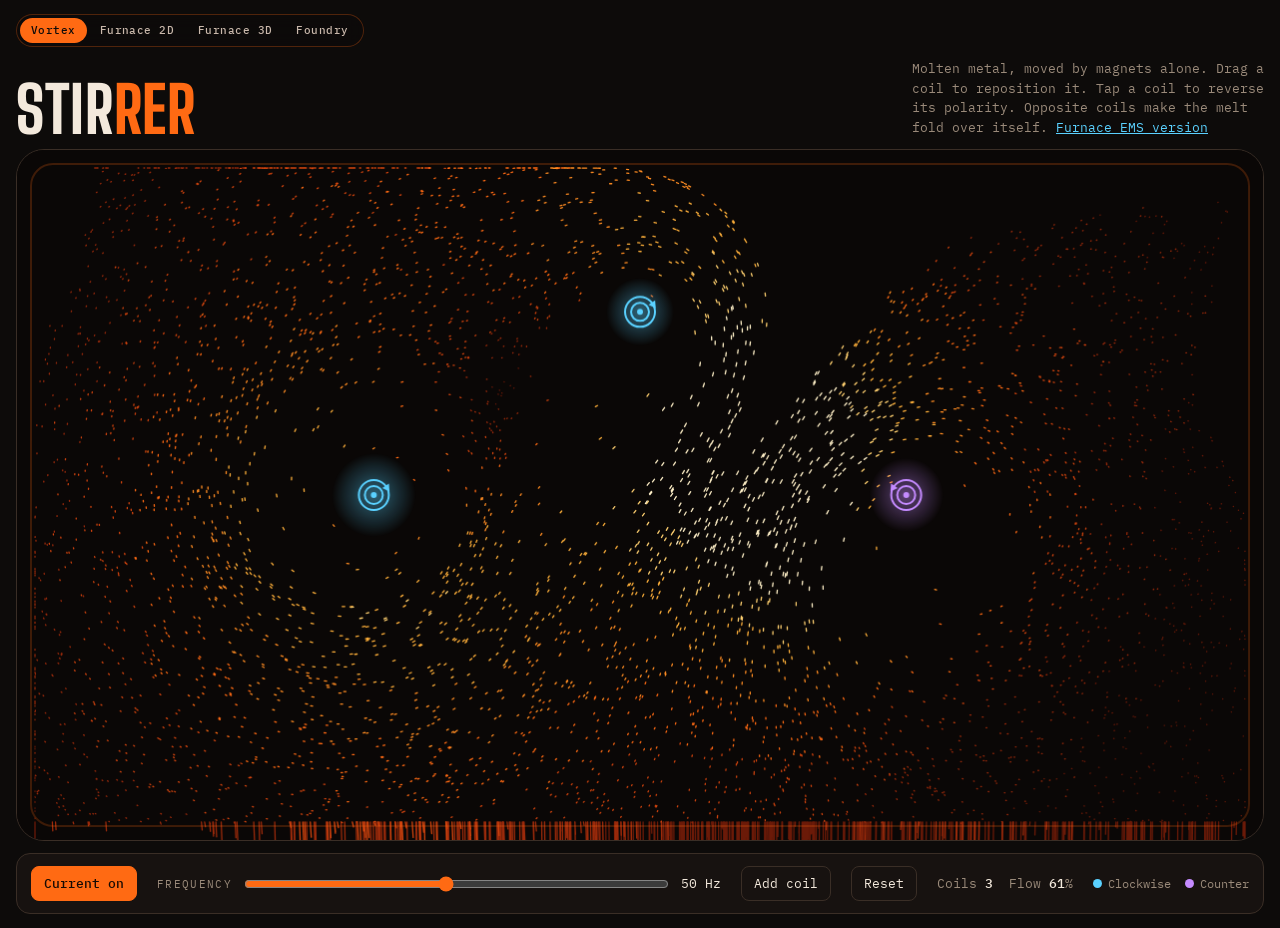
<file: index.html>
<!doctype html>
<html lang="en">
<head>
<meta charset="utf-8">
<meta name="viewport" content="width=device-width, initial-scale=1, viewport-fit=cover">
<meta name="description" content="Molten metal moved by magnets alone. Drag electromagnetic coils and watch the melt swirl.">
<meta property="og:title" content="Stirrer">
<meta property="og:description" content="Drag electromagnetic coils and watch thousands of glowing particles swirl, fold and mix.">
<style>html,body{margin:0;background:#0d0b0a}</style>
<meta property="og:type" content="website">
<meta property="og:url" content="https://stirrer.rsymo.com/">
<meta property="og:image" content="https://stirrer.rsymo.com/og/vortex.png">
<meta name="twitter:card" content="summary_large_image">
<meta name="twitter:image" content="https://stirrer.rsymo.com/og/vortex.png">
<title>Stirrer</title>
</head>
<body>
<link rel="preconnect" href="https://fonts.googleapis.com">
<link rel="preconnect" href="https://fonts.gstatic.com" crossorigin>
<link rel="stylesheet" href="https://fonts.googleapis.com/css2?family=Big+Shoulders+Display:wght@800&family=IBM+Plex+Mono:wght@400;500&display=swap">
<style>
/* Layout: full-bleed melt pool, title top-left, control strip pinned to the bottom. Single dark look on purpose (furnace room). */
:root {
  --bg: #0d0b0a;
  --fg: #f3e9dc;
  --muted: #9a8a7a;
  --line: #3a2e26;
  --ember: #ff6a13;
  --pos: #5ad1ff;
  --neg: #c58bff;
  --panel: #171210;
  --display: "Big Shoulders Display", "Arial Narrow", Impact, sans-serif;
  --mono: "IBM Plex Mono", ui-monospace, Menlo, Consolas, monospace;
  color-scheme: dark;
}
html, body { height: 100%; }
body {
  background: var(--bg); color: var(--fg);
  font-family: var(--mono); font-size: 13px;
  padding-inline: 16px; padding-block: 0; height: 100vh; height: 100dvh;
  overflow: hidden;
}
.app { position: relative; height: 100%; display: flex; flex-direction: column; gap: 12px; padding-block: 14px; min-width: 0; }
header { display: flex; justify-content: space-between; align-items: flex-end; gap: 16px; flex-wrap: wrap; }
h1 { font-family: var(--display); font-weight: 800; font-size: clamp(2.4rem, 8vw, 4rem); line-height: .85; letter-spacing: .01em; text-transform: uppercase; margin: 0; text-wrap: balance; }
h1 span { color: var(--ember); }
.hint { color: var(--muted); max-width: 44ch; margin: 0; line-height: 1.5; }
.stage { position: relative; flex: 1; min-height: 0; border: 1px solid var(--line); border-radius: 28px; overflow: hidden; background: #0a0807; }
canvas { position: absolute; inset: 0; width: 100%; height: 100%; touch-action: none; }
#ui { cursor: grab; }
#ui.drag { cursor: grabbing; }
.controls { display: flex; gap: 12px 20px; align-items: center; flex-wrap: wrap; background: var(--panel); border: 1px solid var(--line); border-radius: 14px; padding: 12px 14px; }
.field { display: flex; align-items: center; gap: 10px; min-width: 0; flex: 1 1 220px; }
label { text-transform: uppercase; letter-spacing: .12em; font-size: 11px; color: var(--muted); white-space: nowrap; }
input[type=range] { flex: 1; min-width: 80px; accent-color: var(--ember); }
output { min-width: 5ch; text-align: right; font-variant-numeric: tabular-nums; }
button { font: inherit; color: var(--fg); background: transparent; border: 1px solid var(--line); border-radius: 8px; padding: 8px 12px; cursor: pointer; }
button:hover { border-color: var(--ember); }
button[aria-pressed="true"] { background: var(--ember); border-color: var(--ember); color: #160a03; font-weight: 500; }
:focus-visible { outline: 2px solid var(--pos); outline-offset: 2px; }
.stats { display: flex; gap: 16px; color: var(--muted); font-variant-numeric: tabular-nums; }
.stats b { color: var(--fg); font-weight: 500; }
.legend { display: flex; gap: 14px; color: var(--muted); font-size: 12px; align-items: center; }
.dot { display: inline-block; width: 9px; height: 9px; border-radius: 50%; margin-right: 6px; }
</style>

<div class="app">
  <header>
    <h1>Stir<span>rer</span></h1>
    <p class="hint">Molten metal, moved by magnets alone. Drag a coil to reposition it. Tap a coil to reverse its polarity. Opposite coils make the melt fold over itself. <a href="/furnace/" style="color:var(--pos)">Furnace EMS version</a></p>
  </header>

  <div class="stage" id="stage">
    <canvas id="trail"></canvas>
    <canvas id="ui" aria-label="Melt pool with draggable electromagnetic coils"></canvas>
  </div>

  <div class="controls">
    <button id="power" aria-pressed="true">Current on</button>
    <div class="field">
      <label for="freq">Frequency</label>
      <input id="freq" type="range" min="5" max="100" value="50">
      <output id="freqOut">50 Hz</output>
    </div>
    <button id="add">Add coil</button>
    <button id="reset">Reset</button>
    <div class="stats"><span>Coils <b id="nCoils">3</b></span><span>Flow <b id="flow">0</b>%</span></div>
    <div class="legend"><span><i class="dot" style="background:var(--pos)"></i>Clockwise</span><span><i class="dot" style="background:var(--neg)"></i>Counter</span></div>
  </div>
</div>

<script>
(function () {
  var stage = document.getElementById('stage');
  var trail = document.getElementById('trail'), ui = document.getElementById('ui');
  var tctx = trail.getContext('2d'), uctx = ui.getContext('2d');
  var powerBtn = document.getElementById('power'), freq = document.getElementById('freq');
  var freqOut = document.getElementById('freqOut'), flowEl = document.getElementById('flow'), nEl = document.getElementById('nCoils');

  var W = 0, H = 0, dpr = 1, pad = 18, R = 60;
  var on = true, F = 50, t = 0, particles = [], N = 0;
  var reduce = window.matchMedia && window.matchMedia('(prefers-reduced-motion: reduce)').matches;

  function defaults() {
    return [{ x: .28, y: .5, s: 1 }, { x: .72, y: .5, s: -1 }, { x: .5, y: .22, s: 1 }];
  }
  var coils = defaults();

  // Speed ramp: dull red -> orange -> amber -> white hot
  var ramp = ['#6b1a08', '#9b2a0b', '#d2440e', '#ff6a13', '#ff8c22', '#ffb03a', '#ffd070', '#fff0c8'];
  var B = ramp.length;

  function resize() {
    dpr = Math.min(window.devicePixelRatio || 1, 2);
    var r = stage.getBoundingClientRect();
    W = r.width; H = r.height;
    [trail, ui].forEach(function (c) { c.width = W * dpr; c.height = H * dpr; });
    tctx.setTransform(dpr, 0, 0, dpr, 0, 0);
    uctx.setTransform(dpr, 0, 0, dpr, 0, 0);
    tctx.fillStyle = '#0a0807'; tctx.fillRect(0, 0, W, H);
    R = Math.max(38, Math.min(W, H) * 0.11);
    var want = Math.max(2500, Math.min(7000, Math.round(W * H / 170)));
    if (want !== N) {
      N = want;
      while (particles.length < N) particles.push(spawn());
      particles.length = N;
    }
  }

  function spawn() {
    return { x: pad + Math.random() * (W - 2 * pad || 1), y: pad + Math.random() * (H - 2 * pad || 1), vx: 0, vy: 0, px: 0, py: 0, life: 200 + Math.random() * 400 };
  }

  function coilPx(c) { return { x: pad + c.x * (W - 2 * pad), y: pad + c.y * (H - 2 * pad) }; }

  function step() {
    t += 1;
    var k = on ? F / 50 : 0;
    var G = 300 * (R / 60), c2 = R * R;
    var cp = coils.map(coilPx);
    var sum = 0;
    var buckets = [];
    for (var b = 0; b < B; b++) buckets.push([]);

    for (var i = 0; i < particles.length; i++) {
      var p = particles[i];
      var tx = 0, ty = 0;
      for (var j = 0; j < cp.length; j++) {
        var dx = p.x - cp[j].x, dy = p.y - cp[j].y;
        var d2 = dx * dx + dy * dy + 1;
        var f = G * coils[j].s * k / (d2 + c2) * (0.5 + 0.5 * Math.exp(-d2 / (c2 * 25)));
        tx += -dy * f; ty += dx * f;
      }
      // slow thermal wobble so the melt is never fully still
      tx += 0.12 * Math.sin(p.y * 0.017 + t * 0.011);
      ty += 0.12 * Math.cos(p.x * 0.017 - t * 0.009);
      p.vx += (tx - p.vx) * 0.08 + (Math.random() - .5) * 0.06;
      p.vy += (ty - p.vy) * 0.08 + (Math.random() - .5) * 0.06;
      p.px = p.x; p.py = p.y;
      p.x += p.vx; p.y += p.vy;
      // crucible walls
      if (p.x < pad) { p.x = pad; p.vx = Math.abs(p.vx) * .4; }
      else if (p.x > W - pad) { p.x = W - pad; p.vx = -Math.abs(p.vx) * .4; }
      if (p.y < pad) { p.y = pad; p.vy = Math.abs(p.vy) * .4; }
      else if (p.y > H - pad) { p.y = H - pad; p.vy = -Math.abs(p.vy) * .4; }
      var sp = Math.sqrt(p.vx * p.vx + p.vy * p.vy);
      sum += sp;
      if (--p.life < 0) { var q = spawn(); p.x = q.x; p.y = q.y; p.px = q.x; p.py = q.y; p.life = q.life; continue; }
      var bi = Math.min(B - 1, (sp * 2.2) | 0);
      buckets[bi].push(p);
    }

    tctx.fillStyle = reduce ? 'rgba(10,8,7,0.3)' : 'rgba(10,8,7,0.1)';
    tctx.fillRect(0, 0, W, H);
    tctx.lineWidth = 1.3; tctx.lineCap = 'round';
    for (var bb = 0; bb < B; bb++) {
      var arr = buckets[bb];
      if (!arr.length) continue;
      tctx.strokeStyle = ramp[bb];
      tctx.beginPath();
      for (var m = 0; m < arr.length; m++) { tctx.moveTo(arr[m].px, arr[m].py); tctx.lineTo(arr[m].x + 0.01, arr[m].y); }
      tctx.stroke();
    }

    if (t % 10 === 0) {
      var avg = sum / particles.length;
      flowEl.textContent = Math.min(100, Math.round(avg / 2.4 * 100));
    }
  }

  function drawUI() {
    uctx.clearRect(0, 0, W, H);
    // crucible rim
    uctx.strokeStyle = 'rgba(255,106,19,0.22)'; uctx.lineWidth = 2;
    uctx.beginPath();
    if (uctx.roundRect) uctx.roundRect(pad - 4, pad - 4, W - 2 * pad + 8, H - 2 * pad + 8, 22); else uctx.rect(pad - 4, pad - 4, W - 2 * pad + 8, H - 2 * pad + 8);
    uctx.stroke();
    for (var i = 0; i < coils.length; i++) {
      var c = coils[i], p = coilPx(c);
      var col = c.s > 0 ? '#5ad1ff' : '#c58bff';
      var pulse = on ? 0.5 + 0.5 * Math.sin(t * 0.02 * (F / 50) * 6 + i) : 0;
      // halo
      var g = uctx.createRadialGradient(p.x, p.y, 4, p.x, p.y, 34 + pulse * 10);
      g.addColorStop(0, on ? col + '66' : col + '18'); g.addColorStop(1, col + '00');
      uctx.fillStyle = g; uctx.beginPath(); uctx.arc(p.x, p.y, 34 + pulse * 10, 0, 7); uctx.fill();
      // winding
      uctx.strokeStyle = col; uctx.lineWidth = 2;
      uctx.globalAlpha = on ? 1 : .45;
      uctx.beginPath(); uctx.arc(p.x, p.y, 15, 0, 7); uctx.stroke();
      uctx.beginPath(); uctx.arc(p.x, p.y, 9, 0, 7); uctx.stroke();
      uctx.fillStyle = col; uctx.beginPath(); uctx.arc(p.x, p.y, 3, 0, 7); uctx.fill();
      // direction arrowhead on outer ring
      var a = c.s > 0 ? -0.6 : -2.55;
      var ax = p.x + Math.cos(a) * 15, ay = p.y + Math.sin(a) * 15;
      var d = c.s > 0 ? 1 : -1;
      var tx = -Math.sin(a) * d, ty = Math.cos(a) * d;
      uctx.beginPath();
      uctx.moveTo(ax + tx * 6, ay + ty * 6);
      uctx.lineTo(ax - tx * 1 + Math.cos(a) * 4, ay - ty * 1 + Math.sin(a) * 4);
      uctx.lineTo(ax - tx * 1 - Math.cos(a) * 4, ay - ty * 1 - Math.sin(a) * 4);
      uctx.closePath(); uctx.fill();
      uctx.globalAlpha = 1;
    }
  }

  function loop() { step(); drawUI(); requestAnimationFrame(loop); }

  // Interaction
  var drag = null;
  function pos(e) { var r = ui.getBoundingClientRect(); return { x: e.clientX - r.left, y: e.clientY - r.top }; }
  function hit(m) {
    for (var i = coils.length - 1; i >= 0; i--) { var p = coilPx(coils[i]); if ((m.x - p.x) * (m.x - p.x) + (m.y - p.y) * (m.y - p.y) < 30 * 30) return i; }
    return -1;
  }
  ui.addEventListener('pointerdown', function (e) {
    var m = pos(e), i = hit(m);
    if (i < 0) return;
    drag = { i: i, sx: m.x, sy: m.y, moved: false };
    ui.classList.add('drag');
    try { ui.setPointerCapture(e.pointerId); } catch (err) {}
  });
  ui.addEventListener('pointermove', function (e) {
    var m = pos(e);
    if (!drag) { ui.style.cursor = hit(m) >= 0 ? 'grab' : 'default'; return; }
    if (Math.abs(m.x - drag.sx) + Math.abs(m.y - drag.sy) > 4) drag.moved = true;
    var c = coils[drag.i];
    c.x = Math.max(0, Math.min(1, (m.x - pad) / (W - 2 * pad)));
    c.y = Math.max(0, Math.min(1, (m.y - pad) / (H - 2 * pad)));
  });
  function end() {
    if (drag && !drag.moved) coils[drag.i].s *= -1;
    drag = null; ui.classList.remove('drag');
  }
  ui.addEventListener('pointerup', end);
  ui.addEventListener('pointercancel', function () { drag = null; ui.classList.remove('drag'); });

  powerBtn.addEventListener('click', function () {
    on = !on;
    powerBtn.setAttribute('aria-pressed', String(on));
    powerBtn.textContent = on ? 'Current on' : 'Current off';
  });
  freq.addEventListener('input', function () { F = +freq.value; freqOut.textContent = F + ' Hz'; });
  document.getElementById('add').addEventListener('click', function () {
    if (coils.length >= 8) return;
    coils.push({ x: .15 + Math.random() * .7, y: .2 + Math.random() * .6, s: Math.random() < .5 ? 1 : -1 });
    nEl.textContent = coils.length;
  });
  document.getElementById('reset').addEventListener('click', function () {
    coils = defaults(); nEl.textContent = coils.length;
    on = true; powerBtn.setAttribute('aria-pressed', 'true'); powerBtn.textContent = 'Current on';
    freq.value = 50; F = 50; freqOut.textContent = '50 Hz';
    tctx.fillStyle = '#0a0807'; tctx.fillRect(0, 0, W, H);
  });

  window.addEventListener('resize', resize);
  resize();
  // pre-run so the first frame already shows a moving melt
  for (var w = 0; w < 90; w++) step();
  loop();
})();
</script>

<script src="/nav.js?v=3"></script>
</body>
</html>
</file>
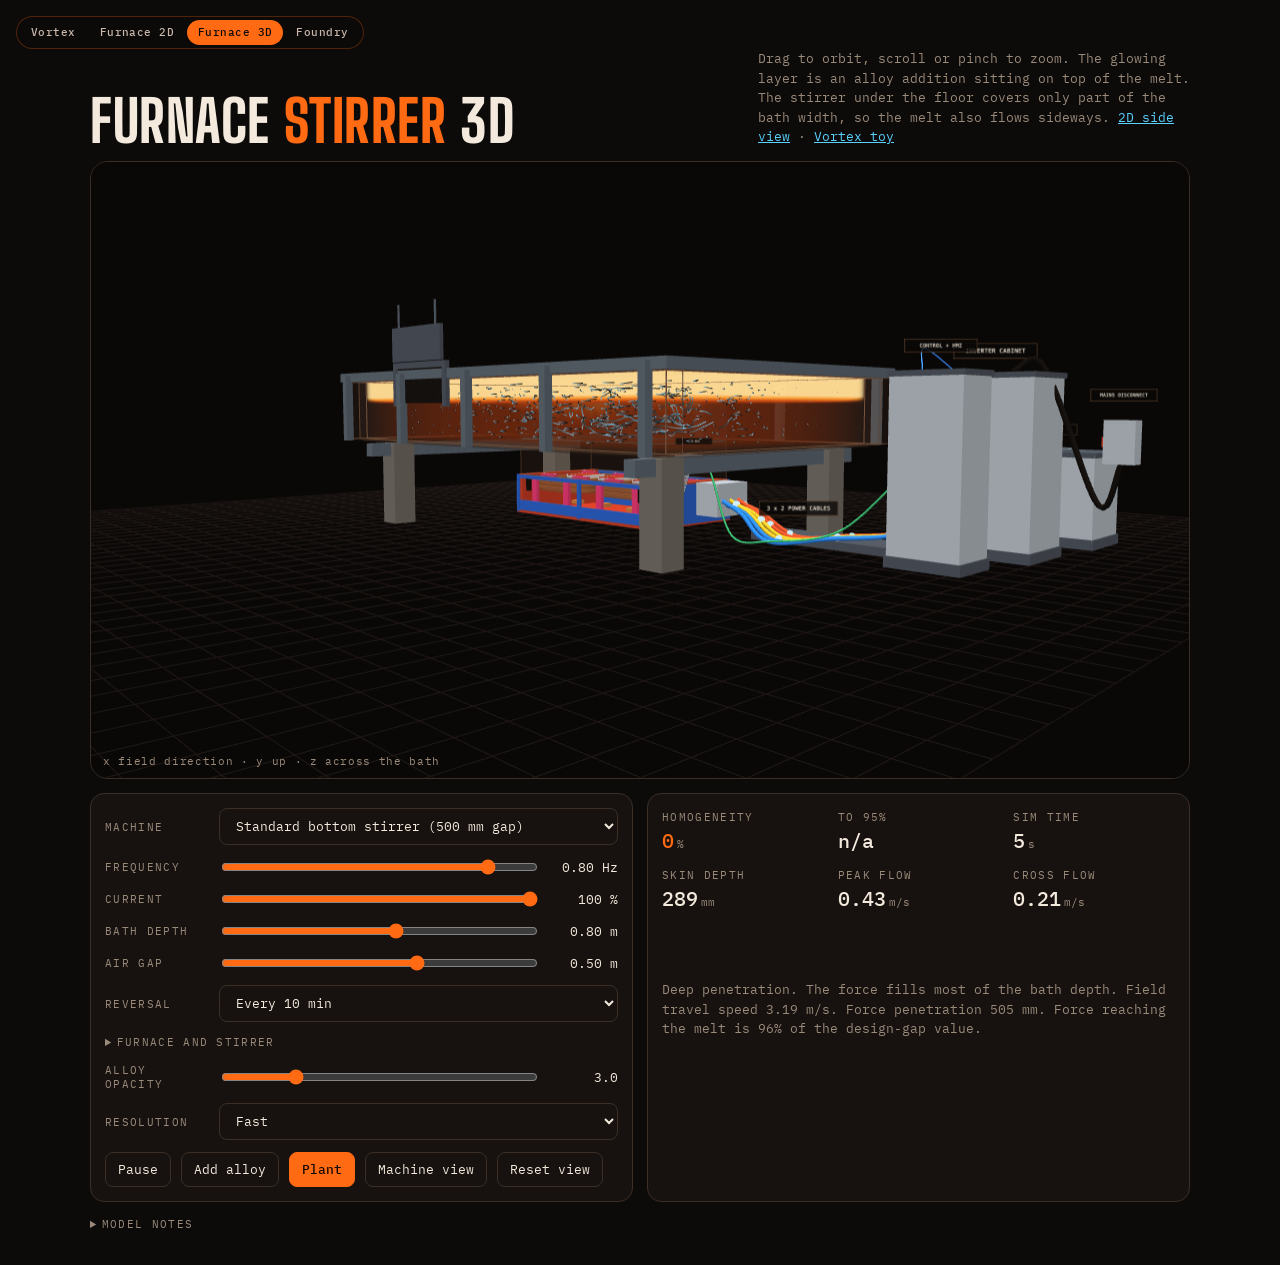
<file: 3d/index.html>
<!doctype html>
<html lang="en">
<head>
<meta charset="utf-8">
<meta name="viewport" content="width=device-width, initial-scale=1, viewport-fit=cover">
<meta name="description" content="Rotatable 3D model of a linear electromagnetic stirrer in a molten aluminum bath. A finite-width stirrer drives real cross-flow that a 2D model cannot show.">
<meta property="og:title" content="Furnace Stirrer 3D">
<meta property="og:description" content="Orbit a 3D bath of molten aluminum and watch an alloy addition mix under a traveling magnetic field.">
<meta property="og:type" content="website">
<meta property="og:url" content="https://stirrer.rsymo.com/3d/">
<meta property="og:image" content="https://stirrer.rsymo.com/og/3d.png">
<meta name="twitter:card" content="summary_large_image">
<meta name="twitter:image" content="https://stirrer.rsymo.com/og/3d.png">
<title>Furnace Stirrer 3D</title>
<link rel="preconnect" href="https://fonts.googleapis.com">
<link rel="preconnect" href="https://fonts.gstatic.com" crossorigin>
<link rel="stylesheet" href="https://fonts.googleapis.com/css2?family=Big+Shoulders+Display:wght@800&family=IBM+Plex+Mono:wght@400;500&display=swap">
<style>
/* Layout: title row, one large orbitable 3D view, then controls beside readouts. Single dark look on purpose (furnace room). */
:root {
  --bg: #0a0807;
  --page: #0d0b0a;
  --fg: #f3e9dc;
  --muted: #9a8a7a;
  --line: #3a2e26;
  --ember: #ff6a13;
  --pos: #5ad1ff;
  --panel: #171210;
  --display: "Big Shoulders Display", "Arial Narrow", Impact, sans-serif;
  --mono: "IBM Plex Mono", ui-monospace, Menlo, Consolas, monospace;
  color-scheme: dark;
}
* { box-sizing: border-box; }
html { background: var(--page); }
body { margin: 0; background: var(--page); color: var(--fg); font-family: var(--mono); font-size: 13px; padding-inline: 16px; padding-block: 16px 32px; }
.wrap { max-width: 1100px; margin-inline: auto; display: flex; flex-direction: column; gap: 14px; min-width: 0; }
header { display: flex; justify-content: space-between; align-items: flex-end; gap: 12px 24px; flex-wrap: wrap; }
h1 { font-family: var(--display); font-weight: 800; font-size: clamp(2.2rem, 7vw, 3.6rem); line-height: .88; letter-spacing: .01em; text-transform: uppercase; margin: 0; }
h1 span { color: var(--ember); }
.sub { color: var(--muted); max-width: 54ch; margin: 0; line-height: 1.5; }
.sub a { color: var(--pos); }
.stage { position: relative; width: 100%; aspect-ratio: 16 / 9; min-height: 300px; border: 1px solid var(--line); border-radius: 18px; background: var(--bg); overflow: hidden; touch-action: none; }
@media (max-width: 720px) { .stage { aspect-ratio: 4 / 3; } }
.stage canvas { position: absolute; inset: 0; width: 100%; height: 100%; display: block; cursor: grab; }
.stage canvas.drag { cursor: grabbing; }
.axes { position: absolute; left: 12px; bottom: 10px; margin: 0; color: var(--muted); font-size: 11px; letter-spacing: .06em; pointer-events: none; }
.nogl { position: absolute; inset: 0; display: none; align-items: center; justify-content: center; padding: 24px; text-align: center; color: var(--muted); line-height: 1.6; }
.grid { display: grid; grid-template-columns: minmax(0, 1fr) minmax(0, 1fr); gap: 14px; }
@media (max-width: 720px) { .grid { grid-template-columns: minmax(0, 1fr); } }
.panel { background: var(--panel); border: 1px solid var(--line); border-radius: 14px; padding: 14px; display: flex; flex-direction: column; gap: 12px; min-width: 0; }
.row { display: grid; grid-template-columns: 104px minmax(0, 1fr) 72px; align-items: center; gap: 10px; }
label, .lab { text-transform: uppercase; letter-spacing: .12em; font-size: 11px; color: var(--muted); }
input[type=range] { width: 100%; min-width: 0; accent-color: var(--ember); }
output { text-align: right; font-variant-numeric: tabular-nums; }
select, button { font: inherit; color: var(--fg); background: transparent; border: 1px solid var(--line); border-radius: 8px; padding: 8px 12px; cursor: pointer; }
select { background: var(--panel); }
.row select { grid-column: 2 / span 2; min-width: 0; width: 100%; text-overflow: ellipsis; }
.row select + span { display: none; }
button:hover, select:hover { border-color: var(--ember); }
button[aria-pressed="true"] { background: var(--ember); border-color: var(--ember); color: #160a03; font-weight: 500; }
:focus-visible { outline: 2px solid var(--pos); outline-offset: 2px; }
.btns { display: flex; gap: 10px; flex-wrap: wrap; }
.stats { display: grid; grid-template-columns: repeat(3, minmax(0, 1fr)); gap: 12px 14px; }
@media (max-width: 420px) { .stats { grid-template-columns: repeat(2, minmax(0, 1fr)); } }
.stat b { display: block; font-size: 20px; font-weight: 500; font-variant-numeric: tabular-nums; margin-top: 2px; }
.stat b small { font-size: 11px; color: var(--muted); font-weight: 400; margin-left: 3px; }
.hero b { color: var(--ember); }
.regime { margin: 0; color: var(--muted); line-height: 1.5; }
#spark { width: 100%; height: 44px; display: block; }
details { color: var(--muted); line-height: 1.55; }
details summary { cursor: pointer; text-transform: uppercase; letter-spacing: .12em; font-size: 11px; }
details ul { margin: 8px 0 0; padding-left: 18px; display: flex; flex-direction: column; gap: 4px; }
</style>
</head>
<body>
<div class="wrap">
  <header>
    <h1>Furnace <span>Stirrer</span> 3D</h1>
    <p class="sub">Drag to orbit, scroll or pinch to zoom. The glowing layer is an alloy addition sitting on top of the melt. The stirrer under the floor covers only part of the bath width, so the melt also flows sideways. <a href="/furnace/">2D side view</a> · <a href="/">Vortex toy</a></p>
  </header>

  <div class="stage" id="stage">
    <canvas id="gl" aria-label="Rotatable 3D view of the molten aluminum bath, the alloy layer, flow tracers and the stirrer under the floor"></canvas>
    <p class="axes">x field direction · y up · z across the bath</p>
    <div class="nogl" id="nogl">This view needs WebGL 2. Try a recent Chrome, Safari or Firefox, or the 2D side view.</div>
  </div>

  <div class="grid">
    <div class="panel">
      <div class="row"><label for="machine">Machine</label>
        <select id="machine"><option value="lf">Standard bottom stirrer (500 mm gap)</option><option value="demo">Compact demo (original)</option></select><span></span></div>
      <div class="row"><label for="freq">Frequency</label><input id="freq" type="range" min="0" max="100" value="86"><output id="freqOut">0.80 Hz</output></div>
      <div class="row"><label for="power">Current</label><input id="power" type="range" min="10" max="100" step="5" value="100"><output id="powerOut">100 %</output></div>
      <div class="row"><label for="depth">Bath depth</label><input id="depth" type="range" min="30" max="120" step="5" value="80"><output id="depthOut">0.80 m</output></div>
      <div class="row"><label for="gap">Air gap</label><input id="gap" type="range" min="0" max="80" step="5" value="50"><output id="gapOut">0.50 m</output></div>
      <div class="row"><label for="rev">Reversal</label>
        <select id="rev"><option value="0">Off</option><option value="20">Every 20 s</option><option value="80">Every 80 s</option><option value="300">Every 5 min</option><option value="600" selected>Every 10 min</option></select><span></span></div>
      <details class="adv"><summary>Furnace and stirrer</summary>
        <div class="row"><label for="flen">Furnace length</label><input id="flen" type="range" min="20" max="100" step="5" value="60"><output id="flenOut">6.0 m</output></div>
        <div class="row"><label for="fwid">Furnace width</label><input id="fwid" type="range" min="10" max="60" step="5" value="35"><output id="fwidOut">3.5 m</output></div>
        <div class="row"><label for="slen">Stirrer length</label><input id="slen" type="range" min="5" max="40" step="1" value="27"><output id="slenOut">2.7 m</output></div>
        <div class="row"><label for="zw">Stirrer width</label><input id="zw" type="range" min="20" max="100" step="2" value="37"><output id="zwOut">37 %</output></div>
        <div class="row"><label for="zoff">Side offset</label><input id="zoff" type="range" min="-30" max="30" step="2" value="-12"><output id="zoffOut">-12 %</output></div>
        <div class="row"><label for="pitch">Pole pitch</label><input id="pitch" type="range" min="200" max="2000" step="50" value="2000"><output id="pitchOut">2000 mm</output></div>
        <div class="row"><label for="slip">Slip</label><input id="slip" type="range" min="20" max="100" step="5" value="20"><output id="slipOut">20 %</output></div>
        <div class="row"><label for="fmodel">Field model</label>
          <select id="fmodel"><option value="0">Skin depth only</option><option value="1" selected>Skin depth + pole pitch</option></select><span></span></div>
      </details>
      <div class="row"><label for="gain">Alloy opacity</label><input id="gain" type="range" min="1" max="10" step="0.5" value="3"><output id="gainOut">3.0</output></div>
      <div class="row"><label for="quality">Resolution</label>
        <select id="quality"><option value="0">Fast</option><option value="1">Fine (slower)</option></select><span></span></div>
      <div class="btns"><button id="play" aria-pressed="false">Pause</button><button id="alloy">Add alloy</button><button id="plant" aria-pressed="true" title="Show or hide furnace shell, cabinets and cables">Plant</button><button id="mview" aria-pressed="false" title="Hide the melt and look at the stirrer itself">Machine view</button><button id="resetView">Reset view</button></div>
    </div>

    <div class="panel">
      <div class="stats">
        <div class="stat hero"><span class="lab">Homogeneity</span><b id="sHomog">0<small>%</small></b></div>
        <div class="stat"><span class="lab">To 95%</span><b id="sT95">n/a</b></div>
        <div class="stat"><span class="lab">Sim time</span><b id="sTime">0<small>s</small></b></div>
        <div class="stat"><span class="lab">Skin depth</span><b id="sDelta">0<small>mm</small></b></div>
        <div class="stat"><span class="lab">Peak flow</span><b id="sPeak">0<small>m/s</small></b></div>
        <div class="stat"><span class="lab">Cross flow</span><b id="sCross">0<small>m/s</small></b></div>
      </div>
      <canvas id="spark" aria-label="Homogeneity over time"></canvas>
      <p class="regime" id="regime"></p>
    </div>
  </div>

  <details>
    <summary>Model notes</summary>
    <ul>
      <li>Machine presets: "Standard bottom stirrer" is a generic, illustrative class of bottom-mounted linear induction stirrer driven at 0.2–1 Hz through a 500 mm air gap of refractory and plate. The values are rounded and are not product specifications. "Compact demo" is the original 2 m toy. The stirrer drawing is illustrative, after the general layout of this machine class (steel tray, stacked pancake coils in slots between laminated core blocks, clamp bars, end walls), not a product drawing. The Plant button adds a generic furnace shell and supports, an inverter cabinet, a control and HMI cabinet, a cooling unit, mains disconnect, junction box and RTD box, with the cable runs between them. Power cables are drawn as three pairs (one per phase), with pulses that follow the current. Layout and sizes are illustrative.</li>
      <li>Force: a traveling-wave push in the melt above the stirrer. It decays with height as exp(−2·a·d), and the gap adds a factor exp(−2·a·g) before the melt. The decay rate a comes from the skin depth δ = √(1 / (π f μ₀ σ)) with σ = 3.8 MS/m for liquid aluminum (approximate). A melt that is already moving sees a lower slip frequency, which acts like a deeper skin depth: δ/√slip. The optional Field model adds the pole-pitch limit: α² = (π/τ)² + 2i·slip/δ², a = Re α. Current scales force as I².</li>
      <li>Thrust is normalised so that the preset gap, frequency and pole pitch give the nominal force. Raising frequency or widening the gap then reduces the force that reaches the melt, and the readout shows it as a percentage of that design value.</li>
      <li>Flow: 3D incompressible solver (stable fluids, MacCormack dye advection) on a coarse grid (Fast) or about 1.6 times finer (Fine). Walls and floor are no-slip and the top is free-slip. Vorticity confinement and weak drag stand in for turbulence. Sim time is compressed so that 5–10 minute reversal cycles can be watched.</li>
      <li>Cross flow is the fastest motion across the bath width. It comes from the stirrer being narrower than the bath and from friction on the side walls.</li>
      <li>Left out: free-surface motion, thermal convection, heating of the window plate, side-mounted installations and any calibration against a real furnace. Qualitative only. Do not use it to size or predict a real installation.</li>
    </ul>
  </details>
</div>

<script src="three.min.js"></script>
<script src="/machine.js?v=3"></script>
<script src="sim3d.js?v=3"></script>
<script>
(function () {
  var P = EMS_MACHINES.lf, L = P.furnaceL, WZ = P.furnaceW, NX = 56, DX = L / NX, NZ = Math.round(WZ / DX), SIGMA = 3.8e6, STEP = P.step3, TAU = 1.4;
  var gap = 0.5, slip = 0.4, usePitch = true, stirL = 2.7, stirX = 0.5, zoff = -0.12, gapNorm = 1, refDelta = 0.3, cur = 1;
  var $ = function (id) { return document.getElementById(id); };
  var stage = $('stage'), canvas = $('gl'), spark = $('spark'), sctx = spark.getContext('2d');

  var renderer;
  try {
    renderer = new THREE.WebGLRenderer({ canvas: canvas, antialias: true, alpha: false });
    if (!renderer.capabilities.isWebGL2) throw new Error('webgl2');
  } catch (e) { $('nogl').style.display = 'flex'; canvas.style.display = 'none'; return; }
  renderer.setClearColor(0x0a0807, 1);

  var scene = new THREE.Scene();
  var camera = new THREE.PerspectiveCamera(38, 1, 0.05, 50);

  var sim, ny, H, depth = 0.8, freq = 0.8, power = 1, zw = 0.37, gain = 3, revT = 600, playing = true;
  var dirS = 1, stepCount = 0, hist = [], t95 = null, stats = null, wallPhase = 0;
  var bodyH = 0.55, ecLen = 0.5, furnParts = [], coilMats = [], plantGroup, pulses = [], plantOn = true, bathGroup, stirGroup, volMesh, volTex, volData, lineMesh, forceBox, teeth = [], arrow;
  var tracers = [], NT = 480, TL = 22, trailPos, trailCol, lineGeo, ringHead = 0;
  var view = { theta: 0.75, phi: 1.34, r: 8.7, auto: true };

  function freqFromSlider(s) { return EMS_freqFromSlider(P, s); }

  var VERT = [
    'varying vec3 vOrigin; varying vec3 vDir; uniform vec3 uCenter;',
    'void main() {',
    '  vOrigin = cameraPosition - uCenter;',
    '  vDir = position - vOrigin;',
    '  gl_Position = projectionMatrix * modelViewMatrix * vec4(position, 1.0);',
    '}'
  ].join('\n');
  var FRAG = [
    'precision highp float; precision highp sampler3D;',
    'uniform sampler3D uMap; uniform vec3 uSize; uniform float uGain;',
    'varying vec3 vOrigin; varying vec3 vDir;',
    'vec2 hitBox(vec3 o, vec3 d, vec3 h) {',
    '  vec3 inv = 1.0 / d; vec3 t0 = (-h - o) * inv; vec3 t1 = (h - o) * inv;',
    '  vec3 tmin = min(t0, t1); vec3 tmax = max(t0, t1);',
    '  return vec2(max(max(tmin.x, tmin.y), tmin.z), min(min(tmax.x, tmax.y), tmax.z));',
    '}',
    'vec3 ramp(float c) {',
    '  vec3 a = vec3(0.42, 0.15, 0.05); vec3 b = vec3(0.78, 0.28, 0.07);',
    '  vec3 m = vec3(1.0, 0.62, 0.20); vec3 d = vec3(1.0, 0.86, 0.58);',
    '  if (c < 0.3) return mix(a, b, c / 0.3);',
    '  if (c < 0.65) return mix(b, m, (c - 0.3) / 0.35);',
    '  return mix(m, d, (c - 0.65) / 0.35);',
    '}',
    'void main() {',
    '  vec3 rd = normalize(vDir);',
    '  vec2 t = hitBox(vOrigin, rd, uSize * 0.5);',
    '  if (t.x > t.y) discard;',
    '  t.x = max(t.x, 0.0);',
    '  float dt = (t.y - t.x) / float(STEPS);',
    '  vec3 p = vOrigin + rd * (t.x + dt * 0.5);',
    '  vec4 acc = vec4(0.0);',
    '  for (int i = 0; i < STEPS; i++) {',
    '    float c = clamp(texture(uMap, p / uSize + 0.5).r, 0.0, 1.0);',
    '    float dens = uGain * c * c + 0.09;',
    '    float a = 1.0 - exp(-dens * dt * 6.0);',
    '    acc.rgb += (1.0 - acc.a) * a * ramp(c);',
    '    acc.a += (1.0 - acc.a) * a;',
    '    if (acc.a > 0.97) break;',
    '    p += rd * dt;',
    '  }',
    '  gl_FragColor = vec4(acc.rgb, acc.a);',
    '}'
  ].join('\n');

  function disposeGroup(g) {
    if (!g) return;
    g.traverse(function (o) {
      if (o.geometry) o.geometry.dispose();
      if (o.material) { if (o.material.map) o.material.map.dispose(); o.material.dispose(); }
    });
    scene.remove(g);
  }

  function buildBath() {
    disposeGroup(bathGroup);
    bathGroup = new THREE.Group();
    // volume
    volData = new Uint8Array(NX * ny * NZ);
    volTex = new THREE.DataTexture3D(volData, NX, ny, NZ);
    volTex.format = THREE.RedFormat; volTex.type = THREE.UnsignedByteType;
    volTex.minFilter = THREE.LinearFilter; volTex.magFilter = THREE.LinearFilter;
    volTex.wrapS = volTex.wrapT = volTex.wrapR = THREE.ClampToEdgeWrapping;
    volTex.unpackAlignment = 1; volTex.needsUpdate = true;
    var mat = new THREE.ShaderMaterial({
      uniforms: { uMap: { value: volTex }, uSize: { value: new THREE.Vector3(L, H, WZ) }, uGain: { value: gain }, uCenter: { value: new THREE.Vector3(0, H / 2, 0) } },
      vertexShader: VERT, fragmentShader: FRAG, defines: { STEPS: 110 },
      side: THREE.BackSide, transparent: true, depthWrite: false,
      blending: THREE.CustomBlending, blendEquation: THREE.AddEquation, blendSrc: THREE.OneFactor, blendDst: THREE.OneMinusSrcAlphaFactor
    });
    volMesh = new THREE.Mesh(new THREE.BoxGeometry(L, H, WZ), mat);
    volMesh.position.set(0, H / 2, 0); volMesh.renderOrder = 2;
    bathGroup.add(volMesh);
    // walls as edges
    var edges = new THREE.LineSegments(new THREE.EdgesGeometry(new THREE.BoxGeometry(L, H, WZ)), new THREE.LineBasicMaterial({ color: 0x8a5e42 }));
    edges.position.set(0, H / 2, 0); bathGroup.add(edges);
    // floor plate
    var floor = new THREE.Mesh(new THREE.BoxGeometry(L + 0.08, 0.04, WZ + 0.08), new THREE.MeshBasicMaterial({ color: 0x2a1e17, transparent: true, opacity: 0.5, depthWrite: false }));
    floor.position.set(0, -0.02, 0); bathGroup.add(floor);
    // force zone: box delta tall over the stirrer
    forceBox = new THREE.Mesh(new THREE.BoxGeometry(1, 1, 1), new THREE.MeshBasicMaterial({ color: 0x5ad1ff, transparent: true, opacity: 0.16, depthWrite: false }));
    forceBox.renderOrder = 1; bathGroup.add(forceBox);
    scene.add(bathGroup);
    buildStirrer();
    updateForceBox();
  }

  // A bottom-mounted low-frequency linear induction stirrer, drawn after the real class of machine:
  // steel tray, six stacked flat racetrack coils staggered along the travel direction (three phases, two layers each),
  // laminated core blocks and spacer bars on top, clamp bars down the sides, curved stainless end shields.
  function racetrack(len, wid, r) {
    r = Math.min(r, wid / 2 - 1e-3, len / 2 - 1e-3);
    var s = new THREE.Shape(), x = len / 2, y = wid / 2;
    s.moveTo(-x + r, -y); s.lineTo(x - r, -y); s.absarc(x - r, -y + r, r, -Math.PI / 2, 0, false);
    s.lineTo(x, y - r); s.absarc(x - r, y - r, r, 0, Math.PI / 2, false);
    s.lineTo(-x + r, y); s.absarc(-x + r, y - r, r, Math.PI / 2, Math.PI, false);
    s.lineTo(-x, -y + r); s.absarc(-x + r, -y + r, r, Math.PI, 1.5 * Math.PI, false);
    return s;
  }
  function buildEMSBody(x0, x1, z0, z1) {
    // x0..x1 is the whole machine, frame edge to frame edge. Layout (metres from the left edge, on the 2.7 m unit) was taken from
    // tape measurements: three core blocks, four coil slots at one slot pitch, a thicker end wall on the right.
    var w = x1 - x0, d = z1 - z0, cx = (x0 + x1) / 2, cz = (z0 + z1) / 2;
    var s = w / 2.73, X = function (m) { return x0 + m * s; };
    var sc = Math.max(0.55, Math.min(1, Math.min(w, d) / 1.2));
    var lp = 0.036 * sc, th = 0.031 * sc, top = 0.045;
    ecLen = 0.12;
    bodyH = top + 5 * lp + 0.3 * sc;
    var fz = d / 2 + 0.06, lw = 0.11 * s, rw = 0.21 * s;
    var slotC = [0.295, 0.99, 1.67, 2.36], blockC = [0.65, 1.33, 2.02];
    var mat = function (c, e) { return new THREE.MeshLambertMaterial({ color: c, emissive: e || 0x000000 }); };
    var red = mat(0xc23a22), blue = mat(0x2a5cc0), pink = mat(0xe0386e), steel = mat(0xb9bec6), white = mat(0xe8e4dc), core = mat(0xb83320), black = mat(0x15110f), yellow = mat(0xf2c21b), rust = mat(0x7a4a2a), cu = mat(0xc77a3e);
    function box(sx, sy, sz, m, x, y, z) { var o = new THREE.Mesh(new THREE.BoxGeometry(sx, sy, sz), m); o.position.set(x, y, z); stirGroup.add(o); return o; }
    function cyl(r, len, m, x, y, z, axis) { var o = new THREE.Mesh(new THREE.CylinderGeometry(r, r, len, 16), m); if (axis === 'x') o.rotation.z = Math.PI / 2; if (axis === 'z') o.rotation.x = Math.PI / 2; o.position.set(x, y, z); stirGroup.add(o); return o; }
    stirGroup.add(new THREE.AmbientLight(0xffffff, 0.55));
    var dl = new THREE.DirectionalLight(0xffffff, 0.75); dl.position.set(2, 6, 3); stirGroup.add(dl);
    // tray, end walls (thin on the left, thick on the right) with blue outer plates, blue frame on both long faces
    box(w + 0.04, 0.04, d + 0.12, red, cx, -bodyH, cz);
    box(lw, bodyH, d + 0.12, red, x0 + lw / 2, -bodyH / 2, cz);
    box(rw, bodyH, d + 0.12, red, x1 - rw / 2, -bodyH / 2, cz);
    [-1, 1].forEach(function (sg) {
      var xe = sg < 0 ? x0 : x1;
      box(0.025, bodyH * 0.96, d + 0.12, blue, xe + sg * 0.012, -bodyH / 2 - 0.01, cz);
      box(w, 0.14, 0.03, blue, cx, -bodyH + 0.09, cz + sg * fz);                                      // low band
      box(w, 0.05, 0.03, blue, cx, -0.03, cz + sg * fz);                                              // top rail
      [0.03, 1.365, 2.7].forEach(function (m) { box(0.06, bodyH, 0.03, blue, X(m), -bodyH / 2, cz + sg * fz); });
      // lifting lugs (yellow) and carriage wheels on the end plates
      [-0.12, -bodyH + 0.22].forEach(function (yy) {
        box(0.07, 0.13, 0.22, yellow, xe + sg * 0.06, yy, cz + d * 0.28);
        cyl(0.03, 0.09, black, xe + sg * 0.065, yy, cz + d * 0.28, 'x');
        cyl(0.11, 0.07, rust, xe + sg * 0.06, yy, cz - d * 0.28, 'x');
      });
    });
    // two stacks of five racetrack coils (A around the first core block, B around the last), each coil 1.07 x 1.34 m outside with a 0.53 m hole,
    // stepping left and right from the bottom (i = 0 is the top coil)
    coilMats = [];
    var cw = Math.min(1.34 * s, d * 0.9), ow = 1.07 * s, hw = 0.53 * s, band = (ow - hw) / 2;
    var outer = racetrack(ow, cw, 0.3 * s), hole = racetrack(hw, cw - 2 * band, 0.12 * s);
    outer.holes.push(new THREE.Path(hole.getPoints(24).reverse()));
    var geo = new THREE.ExtrudeGeometry(outer, { depth: th, bevelEnabled: false, curveSegments: 20 });
    geo.rotateX(-Math.PI / 2);
    var sh = 0.03 * s, offs = [sh, -sh, sh, -sh, sh];
    for (var i = 0; i < 5; i++) {
      [0.655, 1.965].forEach(function (sc2) {
        var m = mat(i % 2 ? 0x8f4c1e : 0x84431a, 0x000000);
        coilMats.push({ m: m, off: X(sc2) + offs[i] - cx });
        var c = new THREE.Mesh(geo, m); c.position.set(X(sc2) + offs[i], -top - (i + 1) * lp + 0.008, cz); stirGroup.add(c);
      });
      [0, 3].forEach(function (k) { box(0.06, 0.03 * sc + 0.005, 0.05, black, X(slotC[k]) + (k ? 0.12 : -0.12) * s, -top - (i + 1) * lp + 0.012, cz + cw / 2 + 0.06); });   // potted RTD, outer slots
    }
    // laminated core blocks (0.34 x 0.48 m) between the slots, paper on their faces, stainless straps with pink RTD pads at their ends
    var bw = 0.34 * s, bd = d * 0.3;
    blockC.forEach(function (m) {
      box(bw, 0.04, bd, core, X(m), -0.025, cz);
      [-1, 1].forEach(function (sg) {
        box(0.012, 0.05, bd, white, X(m) + sg * (bw / 2 + 0.006), -0.03, cz);
        box(0.1 * s + 0.04, 0.03, 0.09, steel, X(m), -0.03, cz + sg * (bd / 2 + 0.05));
        box(0.04, 0.04, 0.04, pink, X(m), -0.04, cz + sg * (bd / 2 + 0.05));
      });
    });
    // pink clamp bars along the length, two per slot, over the straight part of the coils; clamp columns with studs at the coil ends
    slotC.forEach(function (m) {
      [-1, 1].forEach(function (sg) {
        box(0.3 * s, 0.06, 0.07, pink, X(m), -0.03, cz + sg * 0.38 * s);
        [-0.1, 0.1].forEach(function (u) { cyl(0.012, 0.015, steel, X(m) + u * s * 1.2, 0.002, cz + sg * 0.38 * s, 'y'); });
        box(0.1 * s, bodyH - 0.2, 0.05, pink, X(m), -bodyH / 2 + 0.03, cz + sg * (cw / 2 + 0.03));
        cyl(0.012, 0.22, steel, X(m), -bodyH + 0.1, cz + sg * (cw / 2 + 0.03), 'y');
      });
    });
    // copper bus pads in the lower cavity
    [0.4, 1.0, 1.7, 2.3].forEach(function (m, k) { box(0.12, 0.05, 0.14, cu, X(m), -bodyH + 0.1, cz + (k < 2 ? -0.06 : 0.06)); });
  }

  // The rest of the installation, generic and illustrative: furnace shell and supports, inverter / control / cooling cabinets,
  // the cable runs between them, a junction box and blower on the stirrer, and current pulses on the power cables.
  function labelSprite(text, w) {
    var c = document.createElement('canvas'); c.width = 512; c.height = 96;
    var g = c.getContext('2d'); g.fillStyle = 'rgba(10,8,7,0.78)'; g.fillRect(0, 0, 512, 96);
    g.strokeStyle = '#8a5e42'; g.lineWidth = 3; g.strokeRect(2, 2, 508, 92);
    g.fillStyle = '#f2e6d8'; g.font = '600 38px monospace'; g.textAlign = 'center'; g.textBaseline = 'middle'; g.fillText(text, 256, 50);
    var t = new THREE.CanvasTexture(c); var sp = new THREE.Sprite(new THREE.SpriteMaterial({ map: t, transparent: true, depthWrite: false }));
    sp.scale.set(w, w * 96 / 512, 1); sp.renderOrder = 5; return sp;
  }
  function buildPlant(x0, x1, z0, z1) {
    if (plantGroup) { plantGroup.traverse(function (o) { if (o.geometry) o.geometry.dispose(); if (o.material) { if (o.material.map) o.material.map.dispose(); o.material.dispose(); } }); bathGroup.remove(plantGroup); }
    plantGroup = new THREE.Group(); pulses = [];
    var base = -gap - bodyH, gy = base - 0.18, sx = (x0 + x1) / 2, sz = (z0 + z1) / 2;
    var M = function (c, o) { return new THREE.MeshLambertMaterial({ color: c, emissive: o || 0 }); };
    var grey = M(0xaeb4ba), dgrey = M(0x4a5058), steel = M(0x59626b), conc = M(0x6d675f), black = M(0x16120f), vent = M(0x2a2d31), green = M(0x39b36b);
    function bx(w, h, d, m, x, y, z) { var o = new THREE.Mesh(new THREE.BoxGeometry(w, h, d), m); o.position.set(x, y, z); plantGroup.add(o); return o; }
    // ground
    var gsz = Math.max(10, 2.4 * L), grid = new THREE.GridHelper(gsz, Math.round(gsz * 3), 0x3a2e26, 0x1f1815); grid.position.set(0, gy, 0); plantGroup.add(grid);
    var furnStart = plantGroup.children.length;
    // furnace: piers and cross beams (the stirrer pit stays clear), translucent refractory walls, rim, buckstays, door, spout
    [-1, 1].forEach(function (a) { [-1, 1].forEach(function (b) {
      bx(0.32, -0.06 - gy, 0.32, conc, a * (L / 2 - 0.35), (gy - 0.06) / 2 - 0.0, b * (WZ / 2 - 0.3));
    }); });
    [-1, 1].forEach(function (a) { bx(0.16, 0.18, WZ + 0.3, steel, a * (L / 2 - 0.35), -0.15, 0); });
    var wallM = new THREE.MeshBasicMaterial({ color: 0x6b4a36, transparent: true, opacity: 0.14, depthWrite: false });
    var tk = 0.22, Hh = H;
    [[0, Hh / 2, WZ / 2 + tk / 2, L + 2 * tk, Hh, tk], [0, Hh / 2, -WZ / 2 - tk / 2, L + 2 * tk, Hh, tk], [L / 2 + tk / 2, Hh / 2, 0, tk, Hh, WZ], [-L / 2 - tk / 2, Hh / 2, 0, tk, Hh, WZ]].forEach(function (q) {
      var m = bx(q[3], q[4], q[5], wallM, q[0], q[1], q[2]); m.renderOrder = 1;
      var e = new THREE.LineSegments(new THREE.EdgesGeometry(m.geometry), new THREE.LineBasicMaterial({ color: 0x6b4a36, transparent: true, opacity: 0.55 })); e.position.copy(m.position); plantGroup.add(e);
    });
    var rim = 0.12, ro = tk + 0.04;
    bx(L + 2 * ro, rim, rim, steel, 0, Hh + rim / 2, WZ / 2 + ro - rim / 2); bx(L + 2 * ro, rim, rim, steel, 0, Hh + rim / 2, -WZ / 2 - ro + rim / 2);
    bx(rim, rim, WZ + 2 * ro, steel, L / 2 + ro - rim / 2, Hh + rim / 2, 0); bx(rim, rim, WZ + 2 * ro, steel, -L / 2 - ro + rim / 2, Hh + rim / 2, 0);
    for (var i = 0; i <= 4; i++) { var bxp = -L / 2 + i * L / 4; [-1, 1].forEach(function (sg) { bx(0.1, Hh + 0.1, 0.1, steel, bxp, Hh / 2 + 0.03, sg * (WZ / 2 + tk + 0.06)); }); }
    // working door on the +z face: frame, dark opening, raised door leaf and chains
    var dx = -L * 0.18, dz = WZ / 2 + tk + 0.03, dwid = Math.min(1.1, L * 0.2), dh = Math.min(0.5, Hh * 0.6);
    bx(dwid + 0.16, 0.08, 0.06, dgrey, dx, Hh * 0.62 + dh, dz); bx(0.08, dh + 0.08, 0.06, dgrey, dx - dwid / 2 - 0.04, Hh * 0.62 + dh / 2, dz); bx(0.08, dh + 0.08, 0.06, dgrey, dx + dwid / 2 + 0.04, Hh * 0.62 + dh / 2, dz);
    bx(dwid, dh, 0.03, black, dx, Hh * 0.62 + dh / 2, dz - 0.01);
    bx(dwid + 0.05, dh * 0.9, 0.05, dgrey, dx, Hh * 0.62 + dh * 1.55, dz + 0.04);
    [-1, 1].forEach(function (sg) { bx(0.02, 0.4, 0.02, steel, dx + sg * dwid * 0.4, Hh * 0.62 + dh * 2.2, dz + 0.04); });
    // pouring spout on the -x end
    var sp = bx(0.55, 0.1, 0.4, steel, -L / 2 - tk - 0.3, Hh - 0.02, 0); sp.rotation.z = -0.12;
    bx(0.55, 0.05, 0.04, dgrey, -L / 2 - tk - 0.3, Hh + 0.04, 0.2); bx(0.55, 0.05, 0.04, dgrey, -L / 2 - tk - 0.3, Hh + 0.04, -0.2);

    furnParts = plantGroup.children.slice(furnStart);

    // ---- plant to one side (+x end): cabinets
    var xc = L / 2 + tk + 1.35, cx0 = xc;
    function cabinet(w, h, d, z, screen) {
      var g = new THREE.Group(); g.position.set(cx0, gy + h / 2, z); plantGroup.add(g);
      function gb(w2, h2, d2, m, x, y, zz) { var o = new THREE.Mesh(new THREE.BoxGeometry(w2, h2, d2), m); o.position.set(x, y, zz); g.add(o); return o; }
      gb(w, h, d, grey, 0, 0, 0); gb(w + 0.04, 0.06, d + 0.04, dgrey, 0, h / 2, 0); gb(w + 0.04, 0.12, d + 0.04, dgrey, 0, -h / 2 + 0.06, 0);
      gb(0.01, h - 0.3, d * 0.9, dgrey, -w / 2 - 0.005, 0, 0);          // door seam
      gb(0.02, 0.28, 0.03, steel, -w / 2 - 0.015, 0, d * 0.4);          // handle
      for (var v = 0; v < 6; v++) gb(0.012, 0.025, d * 0.6, vent, -w / 2 - 0.006, h * 0.32 - v * 0.05, 0);
      if (screen) { var sc = gb(0.012, 0.32, 0.5 * d, M(0x0a2a3a, 0x1d6fa0), -w / 2 - 0.006, h * 0.08, 0); }
      return g;
    }
    var czInv = sz - 1.45, czCtl = sz - 0.2, czCool = czInv - 1.5;
    var inv = cabinet(1.2, 2.0, 0.8, czInv, false), ctl = cabinet(0.8, 2.0, 0.6, czCtl, true);
    var cool = cabinet(1.4, 1.1, 0.8, czCool, false);
    var fan = new THREE.Mesh(new THREE.CylinderGeometry(0.3, 0.3, 0.04, 24), vent); fan.position.set(0, 0.57, 0); cool.add(fan);
    var fh = new THREE.Mesh(new THREE.TorusGeometry(0.3, 0.02, 6, 24), steel); fh.rotation.x = Math.PI / 2; fh.position.set(0, 0.59, 0); cool.add(fh);
    var ledg = function (cab, h) { var l = new THREE.Mesh(new THREE.BoxGeometry(0.014, 0.05, 0.05), new THREE.MeshBasicMaterial({ color: 0x57e389 })); l.position.set(-(cab === inv ? 0.6 : cab === ctl ? 0.4 : 0.7) - 0.01, h, 0.0); cab.add(l); };
    ledg(inv, 0.75); ledg(ctl, 0.75); ledg(cool, 0.35);
    // labels
    function lab(t, x, y, z, w) { var sp2 = labelSprite(t, (w || 1.2) * 0.62); sp2.position.set(x, y, z); plantGroup.add(sp2); }
    lab('INVERTER CABINET', cx0, gy + 2.28, czInv, 1.5); lab('CONTROL + HMI', cx0, gy + 2.28, czCtl, 1.2); lab('COOLING UNIT', cx0, gy + 1.38, czCool, 1.2);
    // mains disconnect on the wall behind
    var mdx = cx0 + 1.3, mdz = czInv - 0.1;
    bx(0.3, 0.45, 0.2, grey, mdx, gy + 1.3, mdz); bx(0.04, 0.1, 0.04, M(0xd23c2a), mdx - 0.17, gy + 1.3, mdz);
    lab('MAINS DISCONNECT', mdx, gy + 1.78, mdz, 1.1);

    // ---- stirrer-side hardware: junction box, RTD box, blower and duct
    var jx = x1 + ecLen + 0.38, jb = bx(0.34, 0.4, 0.56, grey, jx, base + 0.36, sz); lab('JUNCTION BOX', jx + 0.1, base + 0.78, sz - 0.5, 0.9);
    var rb = bx(0.2, 0.2, 0.26, grey, jx + 0.02, base + 0.82, sz + 0.62); lab('RTD BOX', jx + 0.1, base + 1.08, sz + 0.62, 0.7);

    // ---- cables
    function tube(pts, r, m) {
      var c = new THREE.CatmullRomCurve3(pts); var t = new THREE.Mesh(new THREE.TubeGeometry(c, 48, r, 8, false), m); plantGroup.add(t); return c;
    }
    var V = function (x, y, z) { return new THREE.Vector3(x, y, z); };
    var cabFront = cx0 - 0.4, tray = gy + 0.1;
    var tr = bx(Math.abs(cabFront - jx) - 0.3, 0.1, 0.55, dgrey, (cabFront + jx) / 2 - 0.05, gy + 0.05, (czInv + sz) / 2);   // cable tray
    tr.scale.z = 1; tr.scale.set(1, 1, 1);
    var phCol = [0xe0502a, 0xe0b82a, 0x2a7fe0];
    for (var k = 0; k < 6; k++) {
      var ph = Math.floor(k / 2), dz = (k - 2.5) * 0.07, zs = czInv + (k - 2.5) * 0.09;
      var pts = [V(cx0 - 0.62, gy + 0.55, zs), V(cx0 - 0.9, gy + 0.2, zs + 0.1), V(cx0 - 1.4, tray + 0.04, sz + dz + (czInv - sz) * 0.35),
                 V(jx + 0.9, tray + 0.04, sz + dz * 1.6), V(jx + 0.45, base + 0.22, sz + dz), V(jx + 0.16, base + 0.3 + (k % 2) * 0.05, sz + dz)];
      var curve = tube(pts, 0.026, M(phCol[ph]));
      for (var b = 0; b < 3; b++) { var bead = new THREE.Mesh(new THREE.SphereGeometry(0.05, 10, 8), new THREE.MeshBasicMaterial({ color: 0xcff1ff })); plantGroup.add(bead); pulses.push({ m: bead, c: curve, off: b / 3 + ph * 0.11, ret: k % 2, ph: ph }); }
    }
    lab('3 x 2 POWER CABLES', (cx0 + jx) / 2, gy + 0.55, sz + 0.3, 1.4);
    // umbilical-style RTD CAN-bus: control cabinet to RTD box
    tube([V(cx0 - 0.42, gy + 0.9, czCtl), V(cx0 - 1.0, gy + 0.3, czCtl + 0.3), V(cx0 - 1.6, tray + 0.08, sz + 0.5), V(jx + 0.7, tray + 0.08, sz + 0.6), V(jx + 0.3, base + 0.8, sz + 0.62), V(jx + 0.12, base + 0.82, sz + 0.62)], 0.012, green);
    // sensor leads from the RTD box into the coil stack
    var sl = M(0x9aa0a6);
    for (var q = 0; q < 6; q++) tube([V(jx - 0.08, base + 0.82, sz + 0.55 - q * 0.02), V(jx - 0.2, base + 0.6 - q * 0.04, sz + 0.5), V(x1 + ecLen * 0.3, base + 0.3 + q * 0.07, sz + 0.5 - q * 0.05)], 0.005, sl);
    // mains in, network between cabinets, cooling pipes, blower supply
    tube([V(mdx, gy + 1.08, mdz), V(mdx - 0.2, gy + 0.6, mdz - 0.1), V(cx0 + 0.4, gy + 2.18, czInv - 0.1), V(cx0 + 0.2, gy + 2.04, czInv)], 0.03, black);
    tube([V(cx0 - 0.3, gy + 2.04, czInv + 0.3), V(cx0 - 0.5, gy + 2.3, (czInv + czCtl) / 2), V(cx0 - 0.2, gy + 2.04, czCtl)], 0.008, M(0x3b82f6));
    tube([V(cx0 - 0.5, gy + 1.0, czCool - 0.3), V(cx0 - 0.9, gy + 0.55, (czCool + czInv) / 2), V(cx0 - 0.5, gy + 1.0, czInv + 0.4)], 0.028, M(0x3b82f6));
    tube([V(cx0 - 0.5, gy + 0.9, czCool - 0.35), V(cx0 - 1.0, gy + 0.4, (czCool + czInv) / 2), V(cx0 - 0.5, gy + 0.85, czInv + 0.4)], 0.028, M(0xdd4b39));
    plantGroup.visible = plantOn;
    bathGroup.add(plantGroup);
  }

  function buildStirrer() {
    if (stirGroup) { stirGroup.traverse(function (o) { if (o.geometry) o.geometry.dispose(); if (o.material) o.material.dispose(); }); bathGroup.remove(stirGroup); }
    stirGroup = new THREE.Group(); teeth = [];
    stirGroup.position.y = -gap;
    var x0 = -L / 2 + sim.winA * L, x1 = -L / 2 + sim.winB * L, w = x1 - x0;
    var z0 = -WZ / 2 + sim.zA * WZ, z1 = -WZ / 2 + sim.zB * WZ, d = z1 - z0;
    if (gap > 0.001) {   // refractory and plate between the stirrer face and the melt
      var slab = new THREE.Mesh(new THREE.BoxGeometry(w, gap, d), new THREE.MeshBasicMaterial({ color: 0x6b4a36, transparent: true, opacity: 0.14, depthWrite: false }));
      slab.position.set((x0 + x1) / 2, gap / 2, (z0 + z1) / 2); stirGroup.add(slab);
      var se = new THREE.LineSegments(new THREE.EdgesGeometry(new THREE.BoxGeometry(w, gap, d)), new THREE.LineBasicMaterial({ color: 0x6b4a36, transparent: true, opacity: 0.5 }));
      se.position.copy(slab.position); stirGroup.add(se);
    }
    buildEMSBody(x0, x1, z0, z1);
    arrow = new THREE.ArrowHelper(new THREE.Vector3(1, 0, 0), new THREE.Vector3((x0 + x1) / 2, -(bodyH + 0.12), (z0 + z1) / 2), 0.5, 0x9a8a7a, 0.12, 0.07);
    stirGroup.add(arrow);
    bathGroup.add(stirGroup);
    buildPlant(x0, x1, z0, z1);
  }

  function updateForceBox() {
    if (!forceBox) return;
    var x0 = -L / 2 + sim.winA * L, x1 = -L / 2 + sim.winB * L;
    var z0 = -WZ / 2 + sim.zA * WZ, z1 = -WZ / 2 + sim.zB * WZ;
    var h = Math.min(H, sim.pen);
    forceBox.scale.set(x1 - x0, h, z1 - z0);
    forceBox.position.set((x0 + x1) / 2, h / 2, (z0 + z1) / 2);
  }

  function makeSim() {
    var dx = P.dx3[+$('quality').value] || P.dx3[0];
    var cells = function (d) { return Math.round(L / d) * Math.round(depth / d) * Math.round(WZ / d); };
    while (cells(dx) > 150000) dx *= 1.08;
    NX = Math.max(8, Math.round(L / dx)); DX = L / NX; NZ = Math.max(4, Math.round(WZ / DX));
    ny = Math.max(3, Math.round(depth / DX)); H = ny * DX;
    sim = new EMS3.Fluid3D(NX, ny, NZ, DX);
    sim.params.accel = P.accel3;
    sim.winA = stirX - stirL / L / 2; sim.winB = stirX + stirL / L / 2;
    applyParams(true);
    buildBath(); buildTracers(); resetMetrics(); resize();
    view.target = new THREE.Vector3(homeX(), (H - gap) * 0.5 - (plantOn ? 0.5 : 0), 0);
    setMachineView(false);
  }

  function homeR() { return (plantOn ? 1.9 : 1.45) * L; }
  function homeX() { return plantOn ? 0.14 * L : 0; }
  var mviewOn = false;
  function setMachineView(on) {
    mviewOn = on;
    if (volMesh) volMesh.visible = !on;
    furnParts.forEach(function (o) { o.visible = !on; });
    if (lineMesh) lineMesh.visible = !on;
    var b = $('mview'); if (b) b.setAttribute('aria-pressed', on ? 'true' : 'false');
    if (!view.target) return;
    if (on) {
      var cx = -L / 2 + (sim.winA + sim.winB) / 2 * L, cz = -WZ / 2 + (sim.zA + sim.zB) / 2 * WZ;
      view.target.set(cx, -gap - bodyH / 2, cz);
      view.theta = 0.6; view.phi = 1.15; view.r = Math.max(2.6, 1.5 * stirL);
    } else {
      view.target.set(homeX(), (H - gap) * 0.5 - (plantOn ? 0.5 : 0), 0);
      view.theta = 0.75; view.phi = P.phi; view.r = homeR();
    }
  }

  // push the physics parameters into the solver and rebuild the force profile
  function applyParams(skipVisual) {
    var zc = 0.5 + zoff, half = zw / 2;
    sim.zA = Math.max(0, zc - half); sim.zB = Math.min(1, zc + half);
    sim.winA = Math.max(0, stirX - stirL / L / 2); sim.winB = Math.min(1, stirX + stirL / L / 2);
    var p = sim.params;
    p.freq = freq; p.power = cur * cur; p.sigma = SIGMA; p.pitch = TAU; p.usePitch = usePitch; p.slip = slip; p.gap = gap; p.gapNorm = gapNorm;
    sim.buildProfile();
    if (!skipVisual && bathGroup) { buildStirrer(); updateForceBox(); }
  }

  // thrust of the reference machine (profile gap, frequency and pitch), used for the "force vs design" readout
  function refThrust() {
    var r = EMS3.decay(P.freq, SIGMA, P.pitch / 1000, P.model === '1', P.slip / 100);
    var norm = Math.exp(2 * r.a * P.gap);
    return { norm: norm, thrust: r.delta / 2 };
  }

  function spawnTracer(t) {
    t.x = 1 + Math.random() * (NX - 1); t.y = 1 + Math.random() * (ny - 1); t.z = 1 + Math.random() * (NZ - 1);
    t.life = 120 + Math.random() * 260;
    var b = t.id * TL * 3, p = cellToWorld(t.x, t.y, t.z);
    for (var s = 0; s < TL; s++) { trailPos[b + s * 3] = p[0]; trailPos[b + s * 3 + 1] = p[1]; trailPos[b + s * 3 + 2] = p[2]; }
  }
  function cellToWorld(x, y, z) { return [-L / 2 + (x - 0.5) * DX, (y - 0.5) * DX, -WZ / 2 + (z - 0.5) * DX]; }

  function buildTracers() {
    if (lineMesh) { scene.remove(lineMesh); lineGeo.dispose(); lineMesh.material.dispose(); }
    trailPos = new Float32Array(NT * TL * 3);
    var segVerts = NT * (TL - 1) * 2;
    lineGeo = new THREE.BufferGeometry();
    lineGeo.setAttribute('position', new THREE.BufferAttribute(new Float32Array(segVerts * 3), 3).setUsage(THREE.DynamicDrawUsage));
    lineGeo.setAttribute('color', new THREE.BufferAttribute(new Float32Array(segVerts * 3), 3).setUsage(THREE.DynamicDrawUsage));
    lineMesh = new THREE.LineSegments(lineGeo, new THREE.LineBasicMaterial({ vertexColors: true }));
    lineMesh.frustumCulled = false; lineMesh.renderOrder = 0; scene.add(lineMesh);
    tracers = []; ringHead = 0;
    for (var i = 0; i < NT; i++) { var t = { id: i }; spawnTracer(t); tracers.push(t); }
    fillLines();
  }

  function fillLines() {
    var pos = lineGeo.attributes.position.array, col = lineGeo.attributes.color.array, v = 0;
    for (var i = 0; i < NT; i++) {
      var b = i * TL * 3;
      for (var s = 0; s < TL - 1; s++) {
        var a = ((ringHead - s) % TL + TL) % TL, c = ((ringHead - s - 1) % TL + TL) % TL;
        var f0 = Math.pow(1 - s / (TL - 1), 1.6), f1 = Math.pow(1 - (s + 1) / (TL - 1), 1.6);
        pos[v] = trailPos[b + a * 3]; pos[v + 1] = trailPos[b + a * 3 + 1]; pos[v + 2] = trailPos[b + a * 3 + 2];
        col[v] = 0.55 * f0; col[v + 1] = 0.84 * f0; col[v + 2] = 1.0 * f0; v += 3;
        pos[v] = trailPos[b + c * 3]; pos[v + 1] = trailPos[b + c * 3 + 1]; pos[v + 2] = trailPos[b + c * 3 + 2];
        col[v] = 0.55 * f1; col[v + 1] = 0.84 * f1; col[v + 2] = 1.0 * f1; v += 3;
      }
    }
    lineGeo.attributes.position.needsUpdate = true; lineGeo.attributes.color.needsUpdate = true;
  }

  function resetMetrics() { hist = []; t95 = null; sim.time = 0; dirS = 1; sim.dir = 1; stats = sim.stats(); }

  function stepSim() {
    if (revT > 0) {
      var target = (Math.floor(sim.time / revT) % 2 === 0) ? 1 : -1;
      dirS += (target - dirS) * (1 - Math.exp(-STEP / 2));
    } else dirS += (1 - dirS) * (1 - Math.exp(-STEP / 2));
    sim.dir = dirS;
    sim.step(STEP); stepCount++;
    wallPhase += 0.016 * Math.min(freq, 3) * 0.5 * dirS;

    ringHead = (ringHead + 1) % TL;
    for (var i = 0; i < NT; i++) {
      var t = tracers[i];
      var u = sim.sample(sim.u, t.x, t.y, t.z), v = sim.sample(sim.v, t.x, t.y, t.z), w = sim.sample(sim.w, t.x, t.y, t.z);
      var nx_ = t.x + u * STEP / DX, ny_ = t.y + v * STEP / DX, nz_ = t.z + w * STEP / DX;
      if (nx_ < 1 || nx_ > NX || ny_ < 1 || ny_ > ny || nz_ < 1 || nz_ > NZ || --t.life < 0) { spawnTracer(t); continue; }
      t.x = nx_; t.y = ny_; t.z = nz_;
      var p = cellToWorld(nx_, ny_, nz_), b = i * TL * 3 + ringHead * 3;
      trailPos[b] = p[0]; trailPos[b + 1] = p[1]; trailPos[b + 2] = p[2];
    }
    if (stepCount % 5 === 0) {
      stats = sim.stats();
      hist.push([sim.time, stats.homog]); if (hist.length > 700) hist.shift();
      if (t95 === null && stats.homog >= 0.95) t95 = sim.time;
    }
  }

  function uploadVolume() {
    var c = sim.c, sy = sim.sy, sz = sim.sz, o = 0;
    for (var k = 1; k <= NZ; k++) for (var j = 1; j <= ny; j++) {
      var r = sy * j + sz * k;
      for (var i = 1; i <= NX; i++) { var v = c[i + r]; volData[o++] = v <= 0 ? 0 : v >= 1 ? 255 : (v * 255 + 0.5) | 0; }
    }
    volTex.needsUpdate = true;
  }

  function updateStirrerVisual() {
    var lam = 2 * TAU;
    for (var i = 0; i < coilMats.length; i++) {
      var xr = coilMats[i].off / lam;
      var a = 0.15 + 0.85 * Math.max(0, Math.sin(2 * Math.PI * (xr - wallPhase)));
      var k = a * (0.35 + 0.65 * power);
      coilMats[i].m.emissive.setRGB(0.05 * k, 0.2 * k, 0.4 * k);
    }
    for (var pi = 0; pi < pulses.length; pi++) {
      var pu = pulses[pi], tt = (pu.off + wallPhase * 2 + 1000) % 1; if (pu.ret) tt = 1 - tt;
      pu.m.position.copy(pu.c.getPoint(tt)); pu.m.visible = plantOn && power > 0.05;
      var cur = 0.25 + 0.75 * Math.abs(Math.sin(2 * Math.PI * (wallPhase - pu.ph / 3)));
      pu.m.scale.setScalar(cur * (0.5 + 0.5 * power));
    }
    arrow.setDirection(new THREE.Vector3(dirS >= 0 ? 1 : -1, 0, 0));
    var cx = -L / 2 + (sim.winA + sim.winB) / 2 * L;
    arrow.position.x = cx - (dirS >= 0 ? 0.25 : -0.25) * Math.max(1, stirL / 1.2);
  }

  function updateCamera() {
    if (view.auto) view.theta += 0.0022;
    var s = Math.sin(view.phi), t = view.target;
    camera.position.set(t.x + view.r * s * Math.sin(view.theta), t.y + view.r * Math.cos(view.phi), t.z + view.r * s * Math.cos(view.theta));
    camera.lookAt(t);
  }

  function resize() {
    var w = stage.clientWidth, h = stage.clientHeight;
    renderer.setPixelRatio(Math.min(window.devicePixelRatio || 1, 2));
    renderer.setSize(w, h, false); camera.aspect = w / h; camera.updateProjectionMatrix();
    var dpr = Math.min(window.devicePixelRatio || 1, 2), sw = spark.clientWidth || 300;
    spark.width = Math.round(sw * dpr); spark.height = Math.round(44 * dpr); sctx.setTransform(dpr, 0, 0, dpr, 0, 0);
  }

  function drawSpark() {
    var sw = spark.clientWidth || 300, sh = 44;
    sctx.clearRect(0, 0, sw, sh);
    sctx.strokeStyle = '#3a2e26'; sctx.lineWidth = 1; sctx.setLineDash([3, 4]);
    var y95 = sh - 4 - 0.95 * (sh - 8);
    sctx.beginPath(); sctx.moveTo(0, y95); sctx.lineTo(sw, y95); sctx.stroke(); sctx.setLineDash([]);
    if (hist.length < 2) return;
    var tmax = Math.max(P.furnaceL > 3 ? 1200 : 120, hist[hist.length - 1][0]);
    sctx.strokeStyle = '#ff8c22'; sctx.lineWidth = 2; sctx.beginPath();
    for (var i = 0; i < hist.length; i++) {
      var x = hist[i][0] / tmax * (sw - 2) + 1, y = sh - 4 - hist[i][1] * (sh - 8);
      if (i === 0) sctx.moveTo(x, y); else sctx.lineTo(x, y);
    }
    sctx.stroke();
  }

  function readouts() {
    $('sHomog').innerHTML = Math.round(stats.homog * 100) + '<small>%</small>';
    $('sT95').innerHTML = t95 === null ? 'n/a' : EMS_fmtT(t95);
    $('sTime').innerHTML = EMS_fmtT(sim.time);
    $('sDelta').innerHTML = (sim.delta * 1000).toFixed(0) + '<small>mm</small>';
    $('sPeak').innerHTML = stats.vmax.toFixed(2) + '<small>m/s</small>';
    $('sCross').innerHTML = stats.crossmax.toFixed(2) + '<small>m/s</small>';
    var r = sim.pen / H;
    var txt = r < 0.08 ? 'Skin-limited. The force stays in a thin layer at the floor, so the bulk is dragged by a wall jet.'
      : r < 0.5 ? 'Bulk drive. The force reaches well into the bath and sets up a recirculation loop.'
      : 'Deep penetration. The force fills most of the bath depth.';
    var rel = sim.thrustCoef / refThr.thrust * 100;
    txt += ' Field travel speed ' + (2 * TAU * freq).toFixed(2) + ' m/s. Force penetration ' + (sim.pen * 1000).toFixed(0) + ' mm.';
    if (gap > 0.001) txt += ' Force reaching the melt is ' + rel.toFixed(0) + '% of the design-gap value.';
    if ($('regime').textContent !== txt) $('regime').textContent = txt;
  }

  var refThr = refThrust();
  var frames = 0;
  function frame() {
    if (playing) stepSim();
    uploadVolume(); updateStirrerVisual(); fillLines(); updateCamera();
    renderer.render(scene, camera);
    if (frames++ % 4 === 0) { readouts(); drawSpark(); }
    requestAnimationFrame(frame);
  }

  // orbit controls
  var pts = {}, lastPinch = 0;
  canvas.addEventListener('pointerdown', function (e) {
    pts[e.pointerId] = { x: e.clientX, y: e.clientY }; view.auto = false; canvas.classList.add('drag');
    try { canvas.setPointerCapture(e.pointerId); } catch (err) {}
    lastPinch = 0;
  });
  canvas.addEventListener('pointermove', function (e) {
    var p = pts[e.pointerId]; if (!p) return;
    var ids = Object.keys(pts);
    if (ids.length === 1) {
      view.theta -= (e.clientX - p.x) * 0.006;
      view.phi = Math.max(0.15, Math.min(Math.PI * 0.62, view.phi - (e.clientY - p.y) * 0.006));
    } else if (ids.length === 2) {
      pts[e.pointerId] = { x: e.clientX, y: e.clientY };
      var a = pts[ids[0]], b = pts[ids[1]], d = Math.hypot(a.x - b.x, a.y - b.y);
      if (lastPinch) view.r = Math.max(mviewOn ? 1.2 : 0.8 * L, Math.min(3.5 * L, view.r * lastPinch / d));
      lastPinch = d; return;
    }
    pts[e.pointerId] = { x: e.clientX, y: e.clientY };
  });
  function endPointer(e) { delete pts[e.pointerId]; lastPinch = 0; if (!Object.keys(pts).length) canvas.classList.remove('drag'); }
  canvas.addEventListener('pointerup', endPointer); canvas.addEventListener('pointercancel', endPointer);
  canvas.addEventListener('wheel', function (e) { e.preventDefault(); view.auto = false; view.r = Math.max(mviewOn ? 1.2 : 0.8 * L, Math.min(3.5 * L, view.r * Math.exp(e.deltaY * 0.001))); }, { passive: false });

  // controls
  function fmt(id, txt) { $(id + 'Out').textContent = txt; }
  // read every control into the working variables; returns true if the furnace geometry changed
  function readControls() {
    var geo = false, v;
    freq = freqFromSlider(+$('freq').value); fmt('freq', EMS_fmtHz(freq));
    cur = +$('power').value / 100; fmt('power', $('power').value + ' %');
    v = +$('depth').value / 100; if (v !== depth) geo = true; depth = v; fmt('depth', depth.toFixed(2) + ' m');
    gap = +$('gap').value / 100; fmt('gap', gap.toFixed(2) + ' m');
    v = +$('flen').value / 10; if (v !== L) geo = true; L = v; fmt('flen', L.toFixed(1) + ' m');
    v = +$('fwid').value / 10; if (v !== WZ) geo = true; WZ = v; fmt('fwid', WZ.toFixed(1) + ' m');
    stirL = +$('slen').value / 10; fmt('slen', stirL.toFixed(1) + ' m');
    zw = +$('zw').value / 100; fmt('zw', $('zw').value + ' %');
    zoff = +$('zoff').value / 100; fmt('zoff', $('zoff').value + ' %');
    TAU = +$('pitch').value / 1000; fmt('pitch', $('pitch').value + ' mm');
    slip = +$('slip').value / 100; fmt('slip', $('slip').value + ' %');
    usePitch = $('fmodel').value === '1';
    revT = +$('rev').value;
    return geo;
  }
  function onControl() {
    var geo = readControls();
    if (geo) { view.r = Math.max(0.8 * L, Math.min(3.5 * L, homeR())); makeSim(); }
    else if (sim) { applyParams(false); }
  }
  ['freq', 'power', 'depth', 'gap', 'flen', 'fwid', 'slen', 'zw', 'zoff', 'pitch', 'slip'].forEach(function (id) { $(id).addEventListener('input', onControl); });
  ['fmodel', 'rev', 'quality'].forEach(function (id) { $(id).addEventListener('change', function () { if (id === 'quality') { readControls(); makeSim(); } else onControl(); }); });
  $('gain').addEventListener('input', function () { gain = +this.value; $('gainOut').textContent = gain.toFixed(1); volMesh.material.uniforms.uGain.value = gain; });
  function setVal(id, v) { $(id).value = v; }
  function applyMachine(key) {
    P = EMS_MACHINES[key] || EMS_MACHINES.lf; STEP = P.step3; refThr = refThrust(); gapNorm = refThr.norm;
    setVal('freq', EMS_sliderFromFreq(P, P.freq)); setVal('power', P.current); setVal('depth', P.depth); setVal('gap', Math.round(P.gap * 100));
    setVal('flen', Math.round(P.furnaceL * 10)); setVal('fwid', Math.round(P.furnaceW * 10)); setVal('slen', Math.round(P.stirL * 10));
    setVal('zw', Math.round(P.stirW / P.furnaceW * 100)); setVal('zoff', P.offZ); setVal('pitch', P.pitch); setVal('slip', P.slip);
    setVal('fmodel', P.model); setVal('rev', P.rev);
    stirX = P.stirX; L = P.furnaceL; WZ = P.furnaceW;
    readControls();
    view.r = homeR(); view.theta = 0.75; view.phi = P.phi; view.auto = true;
    makeSim();
  }
  $('machine').addEventListener('change', function () { applyMachine(this.value); });
  $('play').addEventListener('click', function () { playing = !playing; this.setAttribute('aria-pressed', String(!playing)); this.textContent = playing ? 'Pause' : 'Play'; });
  $('alloy').addEventListener('click', function () { sim.resetDye(0.25); hist = []; t95 = null; sim.time = 0; stats = sim.stats(); });
  $('resetView').addEventListener('click', function () { setMachineView(false); view.theta = 0.75; view.phi = P.phi; view.r = homeR(); view.auto = true; });
  $('plant').addEventListener('click', function () { plantOn = !plantOn; if (plantGroup) plantGroup.visible = plantOn; this.setAttribute('aria-pressed', plantOn ? 'true' : 'false'); if (!mviewOn) { view.target.set(homeX(), (H - gap) * 0.5 - (plantOn ? 0.5 : 0), 0); view.r = homeR(); } });
  $('mview').addEventListener('click', function () { setMachineView(!mviewOn); view.auto = true; });
  window.addEventListener('resize', resize);

  gapNorm = refThrust().norm; refThr = refThrust();
  readControls();
  makeSim();
  for (var w = 0; w < 20; w++) sim.step(STEP);
  sim.time = 0; hist = []; stats = sim.stats();
  window.__ems3 = { sim: function () { return sim; }, scene: scene, stir: function () { return stirGroup; }, view: view, frames: function () { return frames; } };
  requestAnimationFrame(frame);
})();
</script>
<script src="/nav.js?v=3"></script>
<script src="/state.js?v=3"></script>
</body>
</html>
</file>
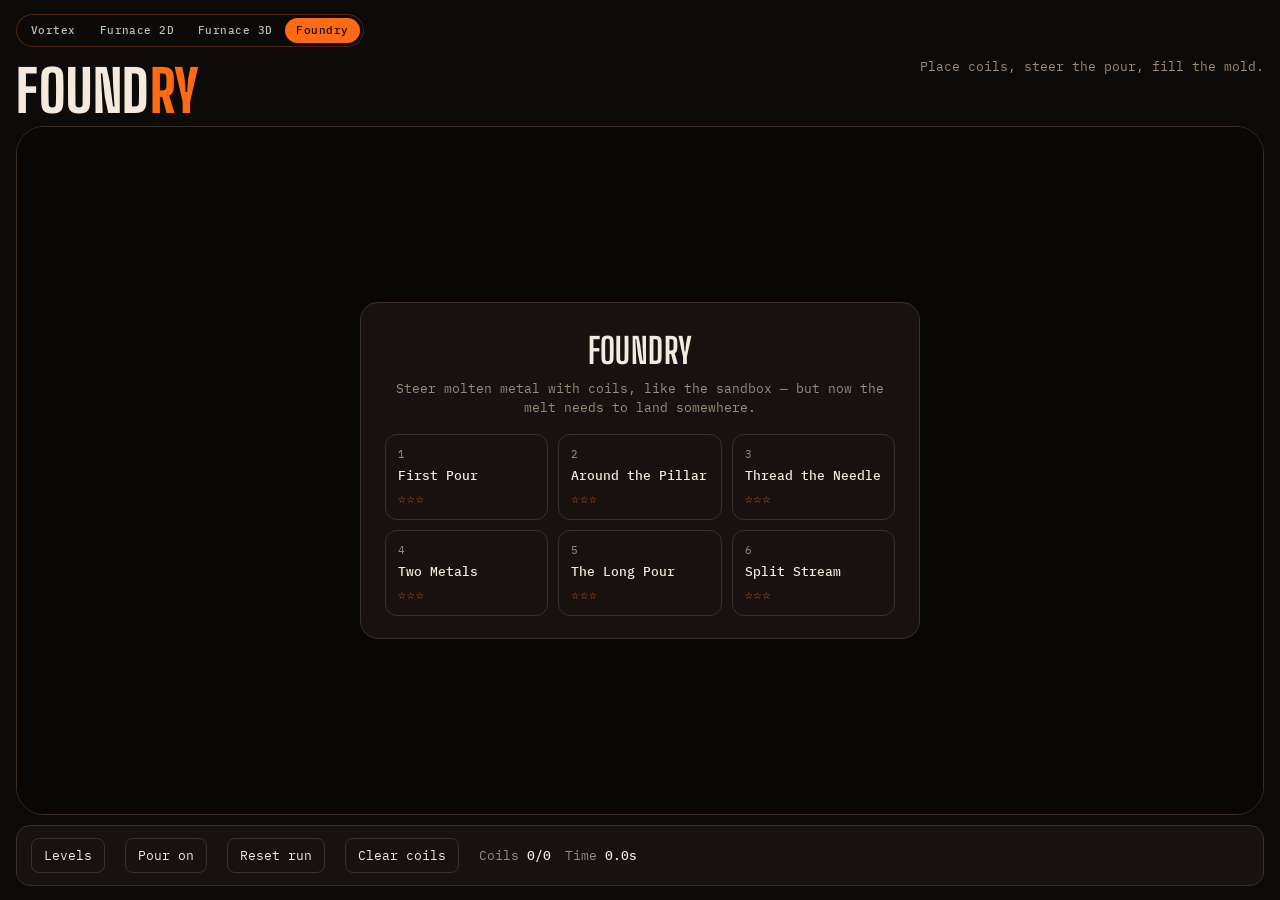
<file: foundry/index.html>
<!doctype html>
<html lang="en">
<head>
<meta charset="utf-8">
<meta name="viewport" content="width=device-width, initial-scale=1, viewport-fit=cover">
<meta name="description" content="A puzzle mode for Stirrer: place electromagnetic coils to route molten metal from spout to mold, scored on coils, time and footprint.">
<meta property="og:title" content="Foundry">
<meta property="og:description" content="Opus Magnum, but the mechanism is a magnetic field and the payload is molten metal.">
<style>html,body{margin:0;background:#0d0b0a}</style>
<meta property="og:type" content="website">
<meta property="og:url" content="https://stirrer.rsymo.com/foundry/">
<meta property="og:image" content="https://stirrer.rsymo.com/og/vortex.png">
<meta name="twitter:card" content="summary_large_image">
<meta name="twitter:image" content="https://stirrer.rsymo.com/og/vortex.png">
<title>Foundry — Stirrer</title>
</head>
<body>
<link rel="preconnect" href="https://fonts.googleapis.com">
<link rel="preconnect" href="https://fonts.gstatic.com" crossorigin>
<link rel="stylesheet" href="https://fonts.googleapis.com/css2?family=Big+Shoulders+Display:wght@800&family=IBM+Plex+Mono:wght@400;500&display=swap">
<style>
:root {
  --bg: #0d0b0a;
  --fg: #f3e9dc;
  --muted: #9a8a7a;
  --line: #3a2e26;
  --ember: #ff6a13;
  --pos: #5ad1ff;
  --neg: #c58bff;
  --panel: #171210;
  --display: "Big Shoulders Display", "Arial Narrow", Impact, sans-serif;
  --mono: "IBM Plex Mono", ui-monospace, Menlo, Consolas, monospace;
  color-scheme: dark;
}
* { box-sizing: border-box; }
html, body { height: 100%; }
body {
  background: var(--bg); color: var(--fg);
  font-family: var(--mono); font-size: 13px;
  padding-inline: 16px; padding-block: 0; height: 100vh; height: 100dvh;
  overflow: hidden;
}
.app { position: relative; height: 100%; display: flex; flex-direction: column; gap: 10px; padding-block: 14px; min-width: 0; }
header { display: flex; justify-content: space-between; align-items: flex-end; gap: 16px; flex-wrap: wrap; }
h1 { font-family: var(--display); font-weight: 800; font-size: clamp(2.2rem, 7vw, 3.6rem); line-height: .85; letter-spacing: .01em; text-transform: uppercase; margin: 0; text-wrap: balance; }
h1 span { color: var(--ember); }
.hint { color: var(--muted); max-width: 62ch; margin: 0; line-height: 1.5; min-height: calc(1.5em * 3); }
.stage { position: relative; flex: 1; min-height: 0; border: 1px solid var(--line); border-radius: 28px; overflow: hidden; background: #0a0807; }
canvas { position: absolute; inset: 0; width: 100%; height: 100%; touch-action: none; }
#ui { cursor: grab; }
#ui.drag { cursor: grabbing; }
.controls { display: flex; gap: 12px 20px; align-items: center; flex-wrap: wrap; background: var(--panel); border: 1px solid var(--line); border-radius: 14px; padding: 12px 14px; }
button { font: inherit; color: var(--fg); background: transparent; border: 1px solid var(--line); border-radius: 8px; padding: 8px 12px; cursor: pointer; }
button:hover { border-color: var(--ember); }
button[aria-pressed="false"] { color: var(--muted); border-style: dashed; }
:focus-visible { outline: 2px solid var(--pos); outline-offset: 2px; }
.stats { display: flex; gap: 14px; color: var(--muted); font-variant-numeric: tabular-nums; white-space: nowrap; }
.stats b { color: var(--fg); font-weight: 500; }
.molds { display: flex; gap: 8px; align-items: center; margin-left: auto; }
.moldchip { display: flex; align-items: center; gap: 6px; }
.swatch { width: 8px; height: 8px; border-radius: 50%; display: inline-block; flex: none; }
.bar { width: 70px; height: 8px; border-radius: 4px; background: #221a15; border: 1px solid var(--line); overflow: hidden; display: inline-block; }
.fill { display: block; height: 100%; width: 0%; transition: width .15s linear; }

/* overlays */
.overlay { position: absolute; inset: 0; display: flex; align-items: center; justify-content: center; padding: 20px; background: rgba(10,8,7,0.72); backdrop-filter: blur(4px); overflow: auto; }
.overlay[hidden] { display: none; }
.panelCard { background: var(--panel); border: 1px solid var(--line); border-radius: 18px; padding: 22px 24px; max-width: 560px; width: 100%; text-align: center; }
.panelCard h2 { font-family: var(--display); text-transform: uppercase; font-size: clamp(1.6rem, 5vw, 2.2rem); margin: 4px 0 8px; letter-spacing: .01em; }
.panelCard .sub { color: var(--muted); line-height: 1.5; margin: 0 0 16px; }
.stars { font-size: 28px; letter-spacing: .12em; color: var(--ember); }
.metrics { display: flex; justify-content: center; gap: 22px; margin: 14px 0 18px; flex-wrap: wrap; }
.metrics div { display: flex; flex-direction: column; }
.metrics b { font-size: 20px; font-variant-numeric: tabular-nums; }
.metrics span { color: var(--muted); font-size: 11px; text-transform: uppercase; letter-spacing: .08em; }
.winRow { display: flex; gap: 10px; justify-content: center; flex-wrap: wrap; }
.levelGrid { display: grid; grid-template-columns: repeat(auto-fill, minmax(140px, 1fr)); gap: 10px; margin-top: 4px; }
.levelCard { display: flex; flex-direction: column; gap: 6px; align-items: flex-start; padding: 12px; border-radius: 12px; text-align: left; }
.lvNum { color: var(--muted); font-size: 11px; letter-spacing: .1em; }
.lvName { font-weight: 500; }
.lvStars { color: var(--ember); letter-spacing: .08em; }
</style>

<div class="app">
  <header>
    <h1>Found<span>ry</span></h1>
    <p class="hint" id="hint">Place coils, steer the pour, fill the mold.</p>
  </header>

  <div class="stage" id="stage">
    <canvas id="trail"></canvas>
    <canvas id="ui" aria-label="Melt tank with spouts, molds and draggable coils"></canvas>
    <div class="overlay" id="levelSelect"></div>
    <div class="overlay" id="winPanel" hidden></div>
  </div>

  <div class="controls">
    <button id="levelsBtn">Levels</button>
    <button id="pourToggle" aria-pressed="true">Pour on</button>
    <button id="resetRun">Reset run</button>
    <button id="clearCoils">Clear coils</button>
    <div class="stats"><span>Coils <b id="coilStat">0/0</b></span><span>Time <b id="timer">0.0s</b></span></div>
    <div class="molds" id="moldChips"></div>
  </div>
</div>

<script src="game.js?v=4"></script>
<script src="/nav.js?v=4"></script>
</body>
</html>
</file>
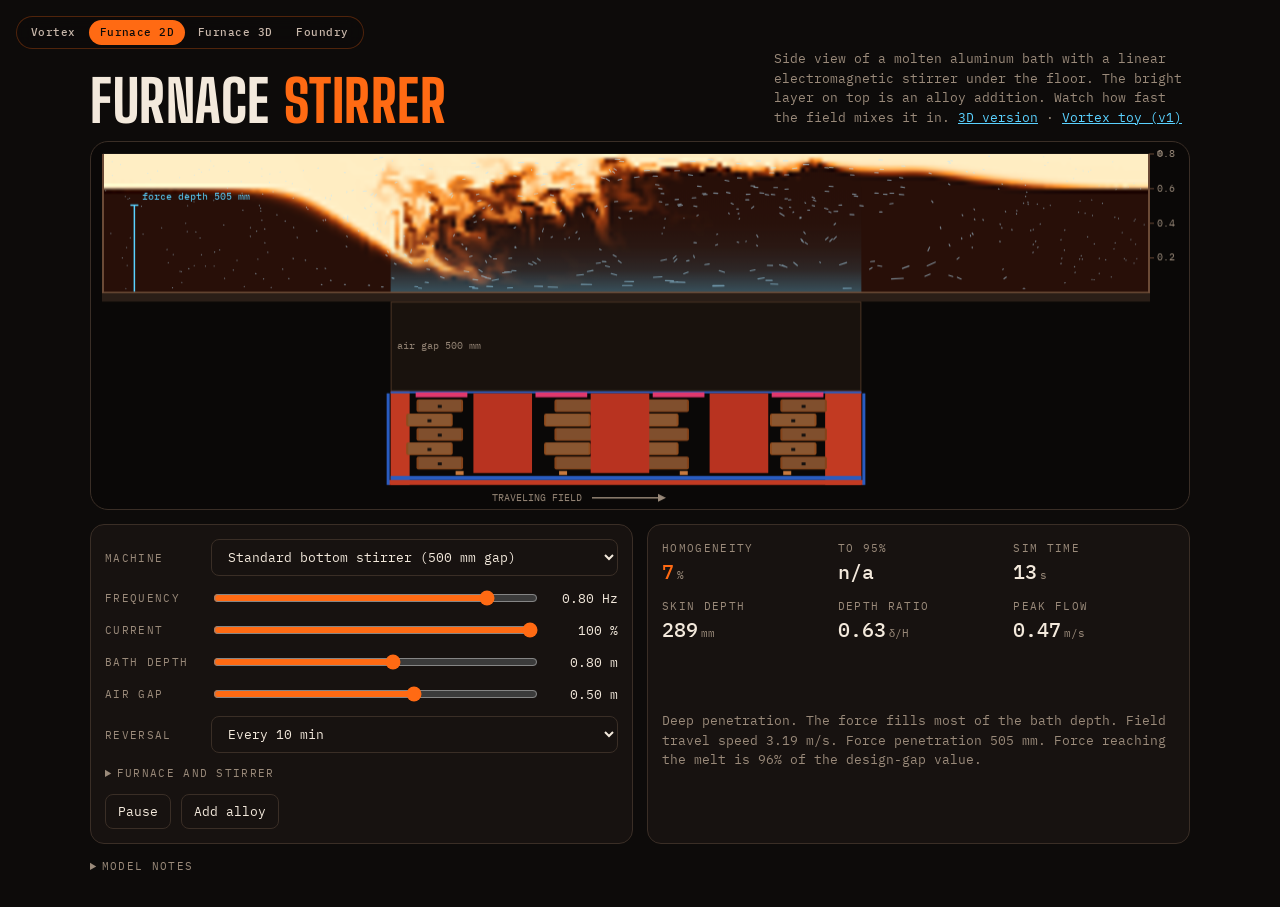
<file: furnace/index.html>
<!doctype html>
<html lang="en">
<head>
<meta charset="utf-8">
<meta name="viewport" content="width=device-width, initial-scale=1, viewport-fit=cover">
<meta name="description" content="Side-view model of a linear electromagnetic stirrer in a molten aluminum bath. Change frequency, power and depth and watch the melt recirculate and homogenize.">
<meta property="og:title" content="Furnace Stirrer">
<meta property="og:description" content="Side-view electromagnetic stirring of a molten aluminum bath, with skin depth, recirculation and mixing time.">
<meta property="og:type" content="website">
<meta property="og:url" content="https://stirrer.rsymo.com/furnace/">
<meta property="og:image" content="https://stirrer.rsymo.com/og/furnace.png">
<meta name="twitter:card" content="summary_large_image">
<meta name="twitter:image" content="https://stirrer.rsymo.com/og/furnace.png">
<title>Furnace Stirrer</title>
<link rel="preconnect" href="https://fonts.googleapis.com">
<link rel="preconnect" href="https://fonts.gstatic.com" crossorigin>
<link rel="stylesheet" href="https://fonts.googleapis.com/css2?family=Big+Shoulders+Display:wght@800&family=IBM+Plex+Mono:wght@400;500&display=swap">
<style>
/* Layout: title row, one wide side-view bath (dye + tracers + stirrer), then controls beside readouts. Single dark look on purpose (furnace room). */
:root {
  --bg: #0d0b0a;
  --fg: #f3e9dc;
  --muted: #9a8a7a;
  --line: #3a2e26;
  --ember: #ff6a13;
  --pos: #5ad1ff;
  --panel: #171210;
  --display: "Big Shoulders Display", "Arial Narrow", Impact, sans-serif;
  --mono: "IBM Plex Mono", ui-monospace, Menlo, Consolas, monospace;
  color-scheme: dark;
}
* { box-sizing: border-box; }
html { background: var(--bg); }
body { margin: 0; background: var(--bg); color: var(--fg); font-family: var(--mono); font-size: 13px; padding-inline: 16px; padding-block: 16px 32px; }
.wrap { max-width: 1100px; margin-inline: auto; display: flex; flex-direction: column; gap: 14px; min-width: 0; }
header { display: flex; justify-content: space-between; align-items: flex-end; gap: 12px 24px; flex-wrap: wrap; }
h1 { font-family: var(--display); font-weight: 800; font-size: clamp(2.2rem, 7vw, 3.6rem); line-height: .88; letter-spacing: .01em; text-transform: uppercase; margin: 0; }
h1 span { color: var(--ember); }
.sub { color: var(--muted); max-width: 52ch; margin: 0; line-height: 1.5; }
.sub a { color: var(--pos); }
.stage { position: relative; width: 100%; border: 1px solid var(--line); border-radius: 18px; background: #0a0807; overflow: hidden; }
.stage canvas { position: absolute; left: 0; top: 0; width: 100%; height: 100%; }
.grid { display: grid; grid-template-columns: minmax(0, 1fr) minmax(0, 1fr); gap: 14px; }
@media (max-width: 720px) { .grid { grid-template-columns: minmax(0, 1fr); } }
.panel { background: var(--panel); border: 1px solid var(--line); border-radius: 14px; padding: 14px; display: flex; flex-direction: column; gap: 12px; min-width: 0; }
.row { display: grid; grid-template-columns: 96px minmax(0, 1fr) 72px; align-items: center; gap: 10px; }
label, .lab { text-transform: uppercase; letter-spacing: .12em; font-size: 11px; color: var(--muted); }
input[type=range] { width: 100%; min-width: 0; accent-color: var(--ember); }
output { text-align: right; font-variant-numeric: tabular-nums; }
select, button { font: inherit; color: var(--fg); background: transparent; border: 1px solid var(--line); border-radius: 8px; padding: 8px 12px; cursor: pointer; }
select { background: var(--panel); }
.row select { grid-column: 2 / span 2; min-width: 0; width: 100%; text-overflow: ellipsis; }
.row select + span { display: none; }
button:hover, select:hover { border-color: var(--ember); }
button[aria-pressed="true"] { background: var(--ember); border-color: var(--ember); color: #160a03; font-weight: 500; }
:focus-visible { outline: 2px solid var(--pos); outline-offset: 2px; }
.btns { display: flex; gap: 10px; flex-wrap: wrap; }
.stats { display: grid; grid-template-columns: repeat(3, minmax(0, 1fr)); gap: 12px 14px; }
@media (max-width: 420px) { .stats { grid-template-columns: repeat(2, minmax(0, 1fr)); } }
.stat b { display: block; font-size: 20px; font-weight: 500; font-variant-numeric: tabular-nums; margin-top: 2px; }
.stat b small { font-size: 11px; color: var(--muted); font-weight: 400; margin-left: 3px; }
.hero b { color: var(--ember); }
.regime { margin: 0; color: var(--muted); line-height: 1.5; }
#spark { width: 100%; height: 44px; display: block; }
details { color: var(--muted); line-height: 1.55; }
details summary { cursor: pointer; text-transform: uppercase; letter-spacing: .12em; font-size: 11px; }
details ul { margin: 8px 0 0; padding-left: 18px; display: flex; flex-direction: column; gap: 4px; }
</style>
</head>
<body>
<div class="wrap">
  <header>
    <h1>Furnace <span>Stirrer</span></h1>
    <p class="sub">Side view of a molten aluminum bath with a linear electromagnetic stirrer under the floor. The bright layer on top is an alloy addition. Watch how fast the field mixes it in. <a href="/3d/">3D version</a> · <a href="/">Vortex toy (v1)</a></p>
  </header>

  <div class="stage" id="stage">
    <canvas id="dye" aria-hidden="true"></canvas>
    <canvas id="trail" aria-hidden="true"></canvas>
    <canvas id="over" role="img" aria-label="Cross-section of the bath showing dye mixing, flow tracers, the stirrer under the floor and the skin depth"></canvas>
  </div>

  <div class="grid">
    <div class="panel">
      <div class="row"><label for="machine">Machine</label>
        <select id="machine"><option value="lf">Standard bottom stirrer (500 mm gap)</option><option value="demo">Compact demo (original)</option></select><span></span></div>
      <div class="row"><label for="freq">Frequency</label><input id="freq" type="range" min="0" max="100" value="86"><output id="freqOut">0.80 Hz</output></div>
      <div class="row"><label for="power">Current</label><input id="power" type="range" min="10" max="100" step="5" value="100"><output id="powerOut">100 %</output></div>
      <div class="row"><label for="depth">Bath depth</label><input id="depth" type="range" min="30" max="120" step="5" value="80"><output id="depthOut">0.80 m</output></div>
      <div class="row"><label for="gap">Air gap</label><input id="gap" type="range" min="0" max="80" step="5" value="50"><output id="gapOut">0.50 m</output></div>
      <div class="row"><label for="rev">Reversal</label>
        <select id="rev"><option value="0">Off</option><option value="20">Every 20 s</option><option value="80">Every 80 s</option><option value="300">Every 5 min</option><option value="600" selected>Every 10 min</option></select><span></span></div>
      <details class="adv"><summary>Furnace and stirrer</summary>
        <div class="row"><label for="flen">Furnace length</label><input id="flen" type="range" min="20" max="100" step="5" value="60"><output id="flenOut">6.0 m</output></div>
        <div class="row"><label for="slen">Stirrer length</label><input id="slen" type="range" min="5" max="40" step="1" value="27"><output id="slenOut">2.7 m</output></div>
        <div class="row"><label for="pitch">Pole pitch</label><input id="pitch" type="range" min="200" max="2000" step="50" value="2000"><output id="pitchOut">2000 mm</output></div>
        <div class="row"><label for="slip">Slip</label><input id="slip" type="range" min="20" max="100" step="5" value="20"><output id="slipOut">20 %</output></div>
        <div class="row"><label for="fmodel">Field model</label>
          <select id="fmodel"><option value="0">Skin depth only</option><option value="1" selected>Skin depth + pole pitch</option></select><span></span></div>
      </details>
      <div class="btns"><button id="play" aria-pressed="false">Pause</button><button id="alloy">Add alloy</button></div>
    </div>

    <div class="panel">
      <div class="stats">
        <div class="stat hero"><span class="lab">Homogeneity</span><b id="sHomog">0<small>%</small></b></div>
        <div class="stat"><span class="lab">To 95%</span><b id="sT95">n/a</b></div>
        <div class="stat"><span class="lab">Sim time</span><b id="sTime">0<small>s</small></b></div>
        <div class="stat"><span class="lab">Skin depth</span><b id="sDelta">0<small>mm</small></b></div>
        <div class="stat"><span class="lab">Depth ratio</span><b id="sRatio">0<small>δ/H</small></b></div>
        <div class="stat"><span class="lab">Peak flow</span><b id="sPeak">0<small>m/s</small></b></div>
      </div>
      <canvas id="spark" aria-label="Homogeneity over time"></canvas>
      <p class="regime" id="regime"></p>
    </div>
  </div>

  <details>
    <summary>Model notes</summary>
    <ul>
      <li>Machine presets: "Standard bottom stirrer" is a generic, illustrative class of bottom-mounted linear induction stirrer driven at 0.2–1 Hz through a 500 mm air gap of refractory and plate. The values are rounded and are not product specifications. "Compact demo" is the original 2 m toy. The stirrer drawing is illustrative, after the general layout of this machine class (steel tray, stacked pancake coils in slots between laminated core blocks, clamp bars, end walls), not a product drawing.</li>
      <li>Force: a traveling-wave push in the melt above the stirrer, decaying with height as exp(−2·a·d). The gap adds a factor exp(−2·a·g) before the melt. The decay rate a comes from the skin depth δ = √(1 / (π f μ₀ σ)) with σ = 3.8 MS/m (approximate), softened by slip (a moving melt sees a lower slip frequency: δ/√slip). The optional Field model adds the pole-pitch limit: α² = (π/τ)² + 2i·slip/δ², a = Re α. Current scales force as I².</li>
      <li>Thrust is normalised so that the preset gap, frequency and pole pitch give the nominal force; the readout shows the force reaching the melt as a percentage of that design value.</li>
      <li>Flow: 2D incompressible solver (stable fluids, MacCormack dye advection) with no-slip walls and floor and a free-slip top. Vorticity confinement and weak drag stand in for turbulence. The model is a vertical slice through the stirrer centreline, so it has no cross flow and mixes faster than the 3D page.</li>
      <li>Field travel speed is 2·τ·f from the Pole pitch slider. Sim time is compressed so that 5–10 minute reversal cycles can be watched.</li>
      <li>Left out: 3D effects, free-surface motion, thermal convection, plate heating, side-mounted installations and any calibration against a real furnace. Qualitative only. Do not use it to size or predict a real installation.</li>
    </ul>
  </details>
</div>

<script src="/machine.js?v=3"></script>
<script src="sim.js?v=3"></script>
<script>
(function () {
  var P = EMS_MACHINES.lf, L = P.furnaceL, NX = 240, DX = L / NX, TAU = 1.4, SIGMA = 3.8e6;
  var STEP = P.step2, SPEEDUP = P.speedup2, STEP_WALL = STEP / SPEEDUP;
  var gap = 0.5, slip = 0.4, usePitch = true, stirL = 2.7, stirX = 0.5, gapNorm = 1, cur = 1, refThr = { thrust: 1, norm: 1 };

  var stage = document.getElementById('stage');
  var dyeC = document.getElementById('dye'), trailC = document.getElementById('trail'), overC = document.getElementById('over');
  var dctx = dyeC.getContext('2d'), tctx = trailC.getContext('2d'), octx = overC.getContext('2d');
  var spark = document.getElementById('spark'), sctx = spark.getContext('2d');
  var el = function (id) { return document.getElementById(id); };
  var freqIn = el('freq'), powerIn = el('power'), depthIn = el('depth'), revIn = el('rev'), playBtn = el('play');

  var sim, depth = 0.8, freq = 0.8, power = 1, revT = 600, playing = true;
  var off, offCtx, img, lut, tracers = [], hist = [], t95 = null, stats = null, dirS = 1, stepCount = 0;
  var bx = 12, by = 12, bw = 100, bh = 40, dpr = 1, wallPhase = 0;
  var PAD_L = 12, PAD_R = 40, PAD_T = 12, PAD_B = 76;

  function buildLut() {
    lut = new Uint8ClampedArray(256 * 3);
    var stops = [[0, [40, 15, 8]], [0.3, [150, 55, 14]], [0.65, [255, 150, 48]], [1, [255, 238, 196]]];
    for (var i = 0; i < 256; i++) {
      var t = i / 255, k = 0;
      while (k < stops.length - 2 && t > stops[k + 1][0]) k++;
      var a = stops[k], b = stops[k + 1], f = (t - a[0]) / (b[0] - a[0]);
      for (var c = 0; c < 3; c++) lut[i * 3 + c] = a[1][c] + (b[1][c] - a[1][c]) * f;
    }
  }

  function freqFromSlider(s) { return EMS_freqFromSlider(P, s); }

  function makeSim() {
    DX = L / NX;
    var ny = Math.max(3, Math.round(depth / DX));
    sim = new EMS.FluidSim(NX, ny, DX);
    sim.params.accel = P.accel2;
    applyParams();
    off = document.createElement('canvas'); off.width = NX; off.height = ny;
    offCtx = off.getContext('2d'); img = offCtx.createImageData(NX, ny);
    tracers = [];
    var n = 520;
    for (var i = 0; i < n; i++) tracers.push(spawn(true));
    resetMetrics();
    layout();
  }

  function applyParams() {
    sim.winA = Math.max(0, stirX - stirL / L / 2); sim.winB = Math.min(1, stirX + stirL / L / 2);
    var p = sim.params;
    p.freq = freq; p.power = cur * cur; p.sigma = SIGMA; p.pitch = TAU; p.usePitch = usePitch; p.slip = slip; p.gap = gap; p.gapNorm = gapNorm;
    sim.buildProfile();
  }

  function refThrust() {
    var r = EMS.decay(P.freq, SIGMA, P.pitch / 1000, P.model === '1', P.slip / 100);
    return { norm: Math.exp(2 * r.a * P.gap), thrust: r.delta / 2 };
  }

  function spawn() {
    return { x: 1 + Math.random() * (NX - 1), y: 1 + Math.random() * (sim.ny - 1), px: 0, py: 0, life: 120 + Math.random() * 260, init: false };
  }

  function resetMetrics() {
    hist = []; t95 = null; stats = sim.stats(); dirS = 1; sim.dir = 1; sim.time = 0;
  }

  function bodyPx() { return sim ? Math.max(36, 0.2 * (sim.winB - sim.winA) * bw) : 40; }
  function layout() {
    dpr = Math.min(window.devicePixelRatio || 1, 2);
    var w = stage.clientWidth;
    bw = w - PAD_L - PAD_R; bh = bw * depth / L; bx = PAD_L; by = PAD_T;
    var h = Math.round(PAD_T + bh + PAD_B + gap * bw / L + (bodyPx() - 40));
    stage.style.height = h + 'px';
    [dyeC, trailC, overC].forEach(function (c) { c.width = Math.round(w * dpr); c.height = Math.round(h * dpr); });
    dctx.setTransform(dpr, 0, 0, dpr, 0, 0); tctx.setTransform(dpr, 0, 0, dpr, 0, 0); octx.setTransform(dpr, 0, 0, dpr, 0, 0);
    var sw = spark.clientWidth || 300;
    spark.width = Math.round(sw * dpr); spark.height = Math.round(44 * dpr); sctx.setTransform(dpr, 0, 0, dpr, 0, 0);
    tctx.clearRect(0, 0, w, h);
    tracers.forEach(function (t) { t.init = false; });
  }

  function sx(x) { return bx + (x - 0.5) / NX * bw; }
  function sy(y) { return by + bh - (y - 0.5) / sim.ny * bh; }

  function stepSim() {
    if (revT > 0) {
      var target = (Math.floor(sim.time / revT) % 2 === 0) ? 1 : -1;
      dirS += (target - dirS) * (1 - Math.exp(-STEP / 2));
      sim.dir = dirS;
    } else { dirS += (1 - dirS) * (1 - Math.exp(-STEP / 2)); sim.dir = dirS; }
    sim.step(STEP);
    stepCount++;
    wallPhase += 0.008 * Math.min(freq, 3) * 0.5 * dirS;

    // tracers
    var w = stage.clientWidth, h = stage.clientHeight;
    tctx.globalCompositeOperation = 'destination-out';
    tctx.fillStyle = 'rgba(0,0,0,0.05)';
    tctx.fillRect(0, 0, w, h);
    tctx.globalCompositeOperation = 'source-over';
    tctx.strokeStyle = 'rgba(190,232,255,0.55)';
    tctx.lineWidth = 1.1; tctx.lineCap = 'round';
    tctx.beginPath();
    for (var i = 0; i < tracers.length; i++) {
      var t = tracers[i];
      var u = sim.sample(sim.u, t.x, t.y), v = sim.sample(sim.v, t.x, t.y);
      var nxp = t.x + u * STEP / DX, nyp = t.y + v * STEP / DX;
      if (nxp < 1 || nxp > NX || nyp < 1 || nyp > sim.ny || --t.life < 0) {
        var s = spawn(); t.x = s.x; t.y = s.y; t.life = s.life; t.init = false; continue;
      }
      if (t.init) { tctx.moveTo(sx(t.x), sy(t.y)); tctx.lineTo(sx(nxp), sy(nyp)); }
      t.init = true; t.x = nxp; t.y = nyp;
    }
    tctx.stroke();

    if (stepCount % 6 === 0) {
      stats = sim.stats();
      hist.push([sim.time, stats.homog]);
      if (hist.length > 700) hist.shift();
      if (t95 === null && stats.homog >= 0.95) t95 = sim.time;
    }
  }

  function drawDye() {
    var c = sim.c, W = sim.W, ny = sim.ny, d = img.data;
    for (var j = 1; j <= ny; j++) {
      var row = (ny - j) * NX;
      for (var i = 1; i <= NX; i++) {
        var v = c[i + W * j]; v = v < 0 ? 0 : v > 1 ? 1 : v;
        var k = ((v * 255) | 0) * 3, p = (row + i - 1) * 4;
        d[p] = lut[k]; d[p + 1] = lut[k + 1]; d[p + 2] = lut[k + 2]; d[p + 3] = 255;
      }
    }
    offCtx.putImageData(img, 0, 0);
    var w = stage.clientWidth, h = stage.clientHeight;
    dctx.clearRect(0, 0, w, h);
    dctx.imageSmoothingEnabled = true; dctx.imageSmoothingQuality = 'high';
    dctx.drawImage(off, bx, by, bw, bh);
  }

  function drawOverlay() {
    var w = stage.clientWidth, h = stage.clientHeight, ppm = bw / L;
    octx.clearRect(0, 0, w, h);
    var floor = by + bh;
    var x0 = bx + sim.winA * bw, x1 = bx + sim.winB * bw;
    var dpx = sim.pen * ppm, gpx = gap * ppm;

    // force zone glow above the stirrer
    var g = octx.createLinearGradient(0, floor, 0, floor - Math.min(bh, dpx * 3));
    for (var s = 0; s <= 6; s++) {
      var dd = s * 0.5, a = 0.34 * power * Math.exp(-2 * dd);
      g.addColorStop(Math.min(1, dd / 3), 'rgba(90,209,255,' + a.toFixed(3) + ')');
    }
    octx.fillStyle = g; octx.fillRect(x0, Math.max(by, floor - dpx * 3), x1 - x0, Math.min(bh, dpx * 3));

    // walls and refractory floor
    octx.strokeStyle = '#6b4a36'; octx.lineWidth = 2;
    octx.beginPath(); octx.moveTo(bx, by); octx.lineTo(bx, floor); octx.lineTo(bx + bw, floor); octx.lineTo(bx + bw, by); octx.stroke();
    octx.fillStyle = '#2a1e17'; octx.fillRect(bx - 1, floor + 1, bw + 2, 8);

    // stirrer core with traveling wave teeth
    var top = floor + gpx + 12, hh = bodyPx(), lam = 2 * TAU, teeth = Math.max(6, Math.round((x1 - x0) / (lam * ppm) * 8));
    if (gpx > 2) {   // refractory and plate between the stirrer face and the melt
      octx.fillStyle = 'rgba(107,74,54,0.16)'; octx.fillRect(x0, floor + 9, x1 - x0, gpx + 3);
      octx.strokeStyle = 'rgba(107,74,54,0.6)'; octx.lineWidth = 1; octx.strokeRect(x0 + .5, floor + 9.5, x1 - x0 - 1, gpx + 2);
      octx.fillStyle = '#9a8a7a'; octx.font = '10px IBM Plex Mono, monospace'; octx.textAlign = 'left'; octx.textBaseline = 'middle';
      octx.fillText('air gap ' + (gap * 1000).toFixed(0) + ' mm', x0 + 6, floor + 9 + (gpx + 3) / 2);
    }
    // side view of the stirrer body, drawn after the real machine class: red tray with end walls, blue outer plates,
    // six stacked racetrack coils staggered by phase, laminated core blocks and pink spacers on top, stainless end shields
    var mx = (x0 + x1) / 2, bwid = x1 - x0, sM = bwid / 2.73, XM = function (m) { return x0 + m * sM; }, ex0 = x0, ex1 = x1;
    var lwp = Math.max(3, 0.11 * sM), rwp = Math.max(4, 0.21 * sM);
    octx.fillStyle = '#c23a22'; octx.fillRect(ex0 - 2, top + hh - 5, ex1 - ex0 + 4, 5);                               // tray
    octx.fillRect(ex0, top, lwp, hh); octx.fillRect(ex1 - rwp, top, rwp, hh);                                         // end walls: thin left, thick right
    octx.fillStyle = '#2a5cc0'; octx.fillRect(ex0 - 4, top + 2, 3, hh - 2); octx.fillRect(ex1 + 1, top + 2, 3, hh - 2);  // blue outer plates
    octx.fillRect(ex0, top, ex1 - ex0, 2); octx.fillRect(ex0, top + hh - 9, ex1 - ex0, 4);                            // blue frame rails
    // two stacks of five racetrack coils (A around the first block, B around the last); each shows as a band either side of its block
    var blocks = [0.65, 1.33, 2.02], stacks = [0.655, 1.965], bandp = 0.27 * sM, owp = 1.07 * sM, shp = 0.03 * sM, lp = (hh - 22) / 5;
    for (var li = 0; li < 5; li++) {
      var sgn = li % 2 ? -1 : 1;
      stacks.forEach(function (st, k) {
        var cc = XM(st) + sgn * shp, xr = (cc - mx) / (lam * ppm);
        var glow = (0.15 + 0.85 * Math.max(0, Math.sin(2 * Math.PI * (xr - wallPhase)))) * (0.35 + 0.65 * power);
        [-1, 1].forEach(function (sd) {
          var bx0 = sd < 0 ? cc - owp / 2 : cc + owp / 2 - bandp;
          octx.fillStyle = li % 2 ? '#8f4c1e' : '#84431a';
          octx.beginPath(); octx.roundRect ? octx.roundRect(bx0, top + 8 + li * lp, bandp, lp - 1.5, 2) : octx.rect(bx0, top + 8 + li * lp, bandp, lp - 1.5); octx.fill();
          octx.fillStyle = 'rgba(90,209,255,' + (glow * 0.55).toFixed(3) + ')';
          octx.fillRect(bx0 + 2, top + 8 + li * lp + 0.5, bandp - 4, Math.max(1, lp - 3));
        });
        octx.fillStyle = '#15110f'; octx.fillRect(cc + (k ? 1 : -1) * (owp / 2 - bandp / 2) - 2, top + 8 + li * lp + lp / 2 - 1.5, 4, 3);   // potted RTD
      });
    }
    octx.fillStyle = '#b83320';   // laminated core blocks between the slots
    blocks.forEach(function (m) { octx.fillRect(XM(m) - 0.17 * sM, top + 2, 0.34 * sM, hh - 14); });
    octx.fillStyle = '#e0386e';   // pink clamp bars over the slots
    [0.295, 0.99, 1.67, 2.36].forEach(function (m) { octx.fillRect(XM(m) - 0.15 * sM, top + 1, 0.3 * sM, 5); });
    octx.fillStyle = '#c77a3e';   // copper bus pads in the lower cavity
    [0.4, 1.0, 1.7, 2.3].forEach(function (m) { octx.fillRect(XM(m) - 4, top + hh - 14, 8, 4); });
    // direction arrow
    var ay = top + hh + 13, dir = dirS >= 0 ? 1 : -1, cx = (x0 + x1) / 2, half = 34;
    octx.strokeStyle = '#9a8a7a'; octx.fillStyle = '#9a8a7a'; octx.lineWidth = 1.5;
    octx.beginPath(); octx.moveTo(cx - half * dir, ay); octx.lineTo(cx + half * dir, ay); octx.stroke();
    octx.beginPath(); octx.moveTo(cx + (half + 6) * dir, ay); octx.lineTo(cx + (half - 2) * dir, ay - 4); octx.lineTo(cx + (half - 2) * dir, ay + 4); octx.closePath(); octx.fill();
    octx.font = '10px IBM Plex Mono, monospace'; octx.textBaseline = 'middle';
    octx.textAlign = 'right'; octx.fillText('TRAVELING FIELD', cx - half - 10, ay);

    // skin depth bracket
    var lx = bx + 0.03 * bw;
    octx.strokeStyle = '#5ad1ff'; octx.fillStyle = '#5ad1ff'; octx.lineWidth = 1.5;
    octx.beginPath(); octx.moveTo(lx, floor - 1); octx.lineTo(lx, floor - dpx); octx.moveTo(lx - 4, floor - dpx); octx.lineTo(lx + 4, floor - dpx); octx.stroke();
    octx.textAlign = 'left'; octx.textBaseline = 'middle';
    var ly = Math.min(floor - 8, floor - dpx - 8); if (ly < by + 8) ly = by + 8;
    octx.fillText('force depth ' + (sim.pen * 1000).toFixed(0) + ' mm', lx + 8, ly);

    // depth ruler
    octx.fillStyle = '#9a8a7a'; octx.strokeStyle = '#6b4a36'; octx.lineWidth = 1; octx.textAlign = 'left';
    for (var m = 0.2; m <= depth + 1e-6; m += 0.2) {
      var yy = floor - m * ppm;
      octx.beginPath(); octx.moveTo(bx + bw, yy); octx.lineTo(bx + bw + 5, yy); octx.stroke();
      octx.fillText(m.toFixed(1), bx + bw + 8, yy);
    }
    octx.fillText('m', bx + bw + 8, by - 1 + 0);
  }

  function drawSpark() {
    var sw = spark.clientWidth || 300, sh = 44;
    sctx.clearRect(0, 0, sw, sh);
    sctx.strokeStyle = '#3a2e26'; sctx.lineWidth = 1; sctx.setLineDash([3, 4]);
    var y95 = sh - 4 - 0.95 * (sh - 8);
    sctx.beginPath(); sctx.moveTo(0, y95); sctx.lineTo(sw, y95); sctx.stroke(); sctx.setLineDash([]);
    if (hist.length < 2) return;
    var tmax = Math.max(P.furnaceL > 3 ? 1200 : 60, hist[hist.length - 1][0]);
    sctx.strokeStyle = '#ff8c22'; sctx.lineWidth = 2; sctx.beginPath();
    for (var i = 0; i < hist.length; i++) {
      var x = hist[i][0] / tmax * (sw - 2) + 1, y = sh - 4 - hist[i][1] * (sh - 8);
      if (i === 0) sctx.moveTo(x, y); else sctx.lineTo(x, y);
    }
    sctx.stroke();
  }

  function readouts() {
    el('sHomog').innerHTML = Math.round(stats.homog * 100) + '<small>%</small>';
    el('sT95').innerHTML = t95 === null ? 'n/a' : EMS_fmtT(t95);
    el('sTime').innerHTML = EMS_fmtT(sim.time);
    el('sDelta').innerHTML = (sim.delta * 1000).toFixed(0) + '<small>mm</small>';
    var r = sim.pen / depth;
    el('sRatio').innerHTML = r.toFixed(2) + '<small>δ/H</small>';
    el('sPeak').innerHTML = stats.vmax.toFixed(2) + '<small>m/s</small>';
    var txt = r < 0.08 ? 'Skin-limited. The force stays in a thin layer at the floor, so the bulk is dragged by a wall jet.'
      : r < 0.5 ? 'Bulk drive. The force reaches well into the bath and sets up one large recirculation loop.'
      : 'Deep penetration. The force fills most of the bath depth.';
    txt += ' Field travel speed ' + (2 * TAU * freq).toFixed(2) + ' m/s. Force penetration ' + (sim.pen * 1000).toFixed(0) + ' mm.';
    if (gap > 0.001) txt += ' Force reaching the melt is ' + (sim.thrustCoef / refThr.thrust * 100).toFixed(0) + '% of the design-gap value.';
    if (el('regime').textContent !== txt) el('regime').textContent = txt;
  }

  var last = 0, acc = 0, frames = 0;
  function frame(ts) {
    var dtw = Math.min(0.05, (ts - last) / 1000); last = ts;
    if (playing) {
      acc += dtw; var n = 0;
      while (acc >= STEP_WALL && n < 2) { stepSim(); acc -= STEP_WALL; n++; }
      if (acc > STEP_WALL * 2) acc = 0;
    }
    drawDye(); drawOverlay();
    if (frames++ % 4 === 0) { readouts(); drawSpark(); }
    requestAnimationFrame(frame);
  }

  function fmt(id, txt) { el(id + 'Out').textContent = txt; }
  function readControls() {
    var geo = false, v;
    freq = freqFromSlider(+el('freq').value); fmt('freq', EMS_fmtHz(freq));
    cur = +el('power').value / 100; fmt('power', el('power').value + ' %');
    v = +el('depth').value / 100; if (v !== depth) geo = true; depth = v; fmt('depth', depth.toFixed(2) + ' m');
    gap = +el('gap').value / 100; fmt('gap', gap.toFixed(2) + ' m');
    v = +el('flen').value / 10; if (v !== L) geo = true; L = v; fmt('flen', L.toFixed(1) + ' m');
    stirL = +el('slen').value / 10; fmt('slen', stirL.toFixed(1) + ' m');
    TAU = +el('pitch').value / 1000; fmt('pitch', el('pitch').value + ' mm');
    slip = +el('slip').value / 100; fmt('slip', el('slip').value + ' %');
    usePitch = el('fmodel').value === '1';
    revT = +el('rev').value;
    return geo;
  }
  function onControl() {
    var geo = readControls();
    if (geo) makeSim();
    else if (sim) { applyParams(); layout(); }
  }
  ['freq', 'power', 'depth', 'gap', 'flen', 'slen', 'pitch', 'slip'].forEach(function (id) { el(id).addEventListener('input', onControl); });
  ['fmodel', 'rev'].forEach(function (id) { el(id).addEventListener('change', onControl); });
  function setVal(id, v) { el(id).value = v; }
  function applyMachine(key) {
    P = EMS_MACHINES[key] || EMS_MACHINES.lf;
    STEP = P.step2; SPEEDUP = P.speedup2; STEP_WALL = STEP / SPEEDUP;
    refThr = refThrust(); gapNorm = refThr.norm;
    setVal('freq', EMS_sliderFromFreq(P, P.freq)); setVal('power', P.current); setVal('depth', P.depth); setVal('gap', Math.round(P.gap * 100));
    setVal('flen', Math.round(P.furnaceL * 10)); setVal('slen', Math.round(P.stirL * 10));
    setVal('pitch', P.pitch); setVal('slip', P.slip); setVal('fmodel', P.model); setVal('rev', P.rev);
    stirX = P.stirX; L = P.furnaceL;
    readControls(); makeSim();
  }
  el('machine').addEventListener('change', function () { applyMachine(this.value); });
  playBtn.addEventListener('click', function () {
    playing = !playing; playBtn.setAttribute('aria-pressed', String(!playing)); playBtn.textContent = playing ? 'Pause' : 'Play';
  });
  el('alloy').addEventListener('click', function () {
    sim.resetDye(0.25); hist = []; t95 = null; sim.time = 0; stats = sim.stats();
    tctx.clearRect(0, 0, stage.clientWidth, stage.clientHeight);
  });
  window.addEventListener('resize', layout);

  buildLut();
  refThr = refThrust(); gapNorm = refThr.norm;
  readControls();
  makeSim();
  // warm up so the first frame already shows flow
  for (var w = 0; w < 30; w++) sim.step(STEP);
  sim.time = 0; hist = []; stats = sim.stats();
  requestAnimationFrame(function (ts) { last = ts; frame(ts); });
})();
</script>
<script src="/nav.js?v=3"></script>
<script src="/state.js?v=3"></script>
</body>
</html>
</file>
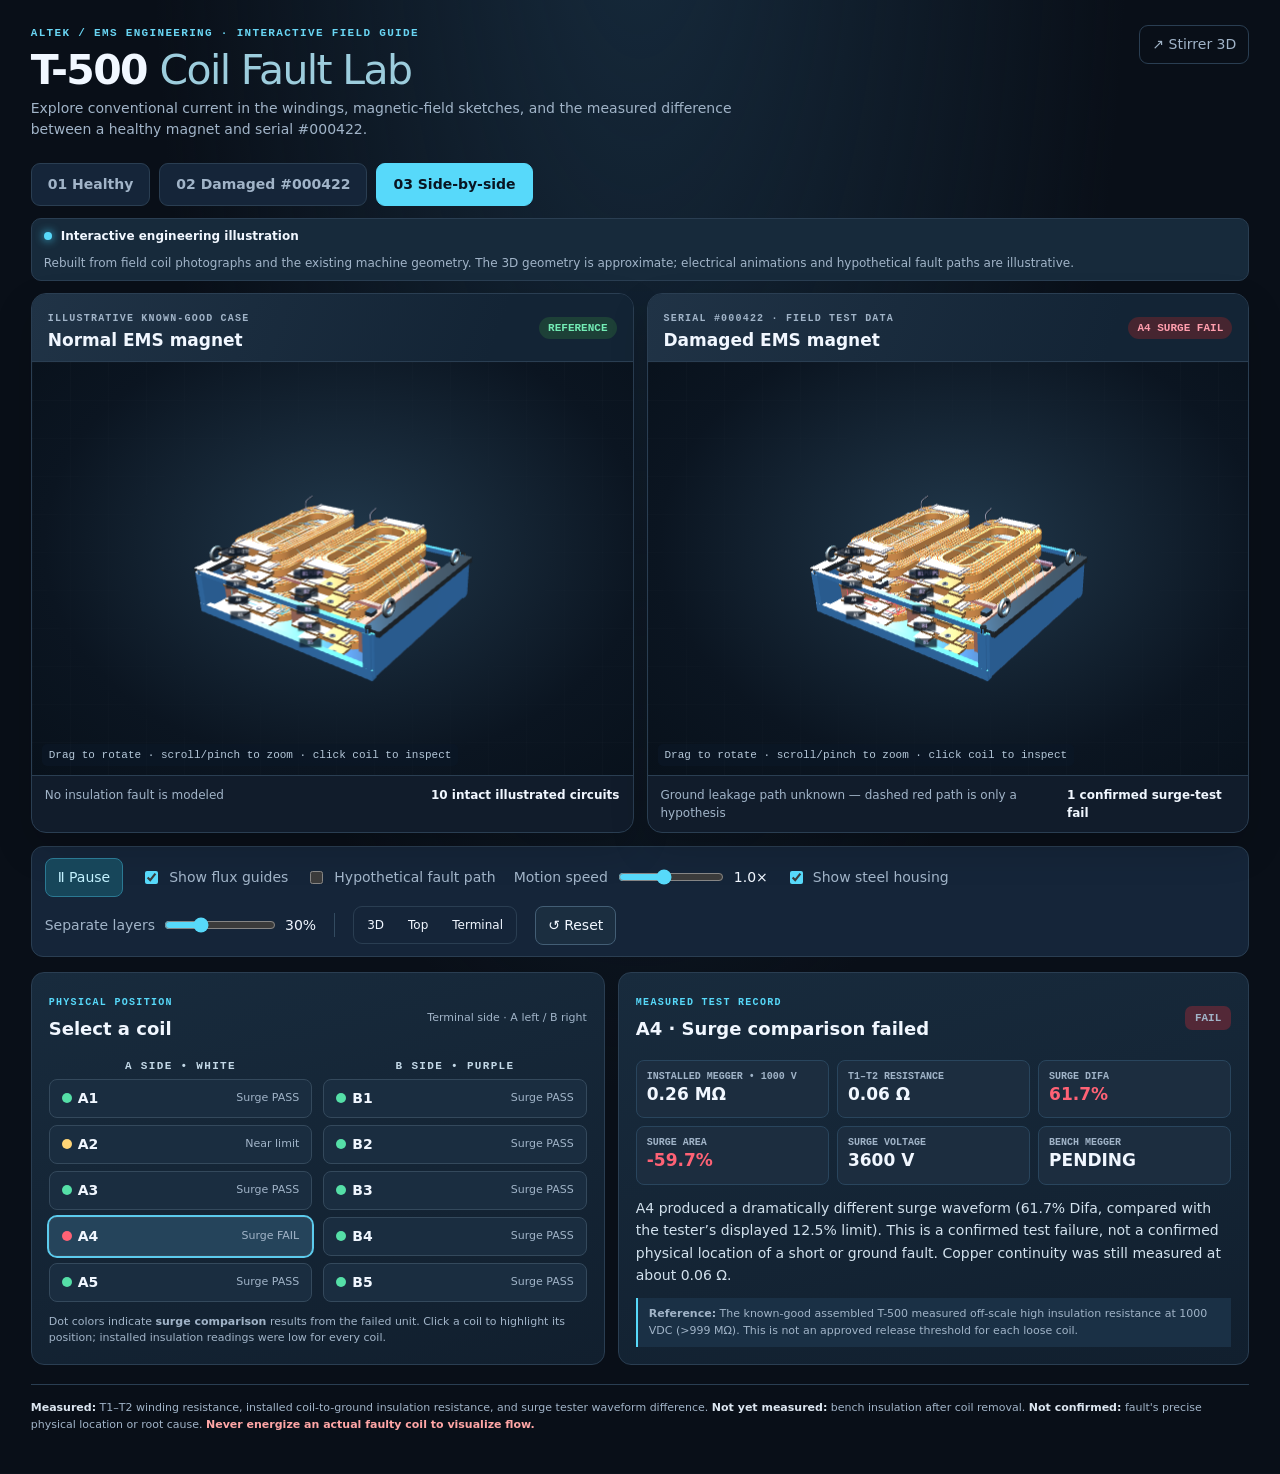
<file: magnet-flow/index.html>
<!doctype html>
<html lang="en"><head><meta charset="utf-8"><meta name="viewport" content="width=device-width,initial-scale=1,viewport-fit=cover">
<meta name="theme-color" content="#0b111b"><meta name="description" content="Explore healthy and damaged T-500 EMS magnet windings in interactive 3D with actual coil test data.">
<title>Healthy vs Damaged T-500 — EMS Coil Lab</title>
<link rel="stylesheet" href="/magnet-flow/style.css">
<script defer src="/3d/three.min.js"></script><script defer src="/magnet-flow/app.js"></script></head>
<body data-view="compare"><main class="layout">
<header class="topbar"><div><div class="kicker">ALTEK / EMS ENGINEERING · INTERACTIVE FIELD GUIDE</div><h1>T-500 <em>Coil Fault Lab</em></h1><p>Explore conventional current in the windings, magnetic-field sketches, and the measured difference between a healthy magnet and serial #000422.</p></div><a class="back" href="/3d/">↗ Stirrer 3D</a></header>
<nav class="tabs"><a data-route="healthy" href="/magnet-flow/healthy/">01 Healthy</a><a data-route="damaged" href="/magnet-flow/damaged/">02 Damaged #000422</a><a data-route="compare" href="/magnet-flow/">03 Side-by-side</a></nav>
<div class="notice"><span class="light"></span><strong>Interactive engineering illustration</strong><span>Rebuilt from field coil photographs and the existing machine geometry. The 3D geometry is approximate; electrical animations and hypothetical fault paths are illustrative.</span></div>
<section id="scene-grid" class="scene-grid" aria-label="Rotatable 3D EMS magnet views"></section>
<div class="toolbar"><button id="runBtn" class="primary" type="button" aria-pressed="true">Ⅱ Pause</button><label><input id="fieldToggle" type="checkbox" checked> Show flux guides</label><label><input id="leakToggle" type="checkbox"> Hypothetical fault path</label><label>Motion speed <input id="speedRange" type="range" min="0" max="100" value="42"><output id="speedValue">1.0×</output></label><label class="utility"><input id="frameToggle" type="checkbox" checked> Show steel housing</label><label class="utility">Separate layers <input id="explodeRange" type="range" min="0" max="100" value="30"><output id="explodeValue">30%</output></label><span class="toolbar-divider"></span><span class="camera-modes"><button type="button" data-camera="iso">3D</button><button type="button" data-camera="top">Top</button><button type="button" data-camera="terminal">Terminal</button></span><button id="resetBtn" type="button">↺ Reset</button></div>
<section class="bottom"><div class="panel"><div class="panel-heading"><div><small>PHYSICAL POSITION</small><h2>Select a coil</h2></div><span>Terminal side · A left / B right</span></div><div id="coilMap" class="coil-map"></div><p class="micro">Dot colors indicate <strong>surge comparison</strong> results from the failed unit. Click a coil to highlight its position; installed insulation readings were low for every coil.</p></div>
<div class="panel"><div class="panel-heading"><div><small>MEASURED TEST RECORD</small><h2 id="detailTitle">A4 · Failed surge comparison</h2></div><span class="status" id="detailStatus">FAIL</span></div><div id="readouts" class="readouts"></div><p class="explanation" id="detailText"></p><div class="evidence"><strong>Reference:</strong> The known-good assembled T-500 measured off-scale high insulation resistance at 1000 VDC (&gt;999 MΩ). This is not an approved release threshold for each loose coil.</div></div></section>
<footer><strong>Measured:</strong> T1–T2 winding resistance, installed coil-to-ground insulation resistance, and surge tester waveform difference. <strong>Not yet measured:</strong> bench insulation after coil removal. <strong>Not confirmed:</strong> fault's precise physical location or root cause. <b>Never energize an actual faulty coil to visualize flow.</b></footer>
</main></body></html>
</file>
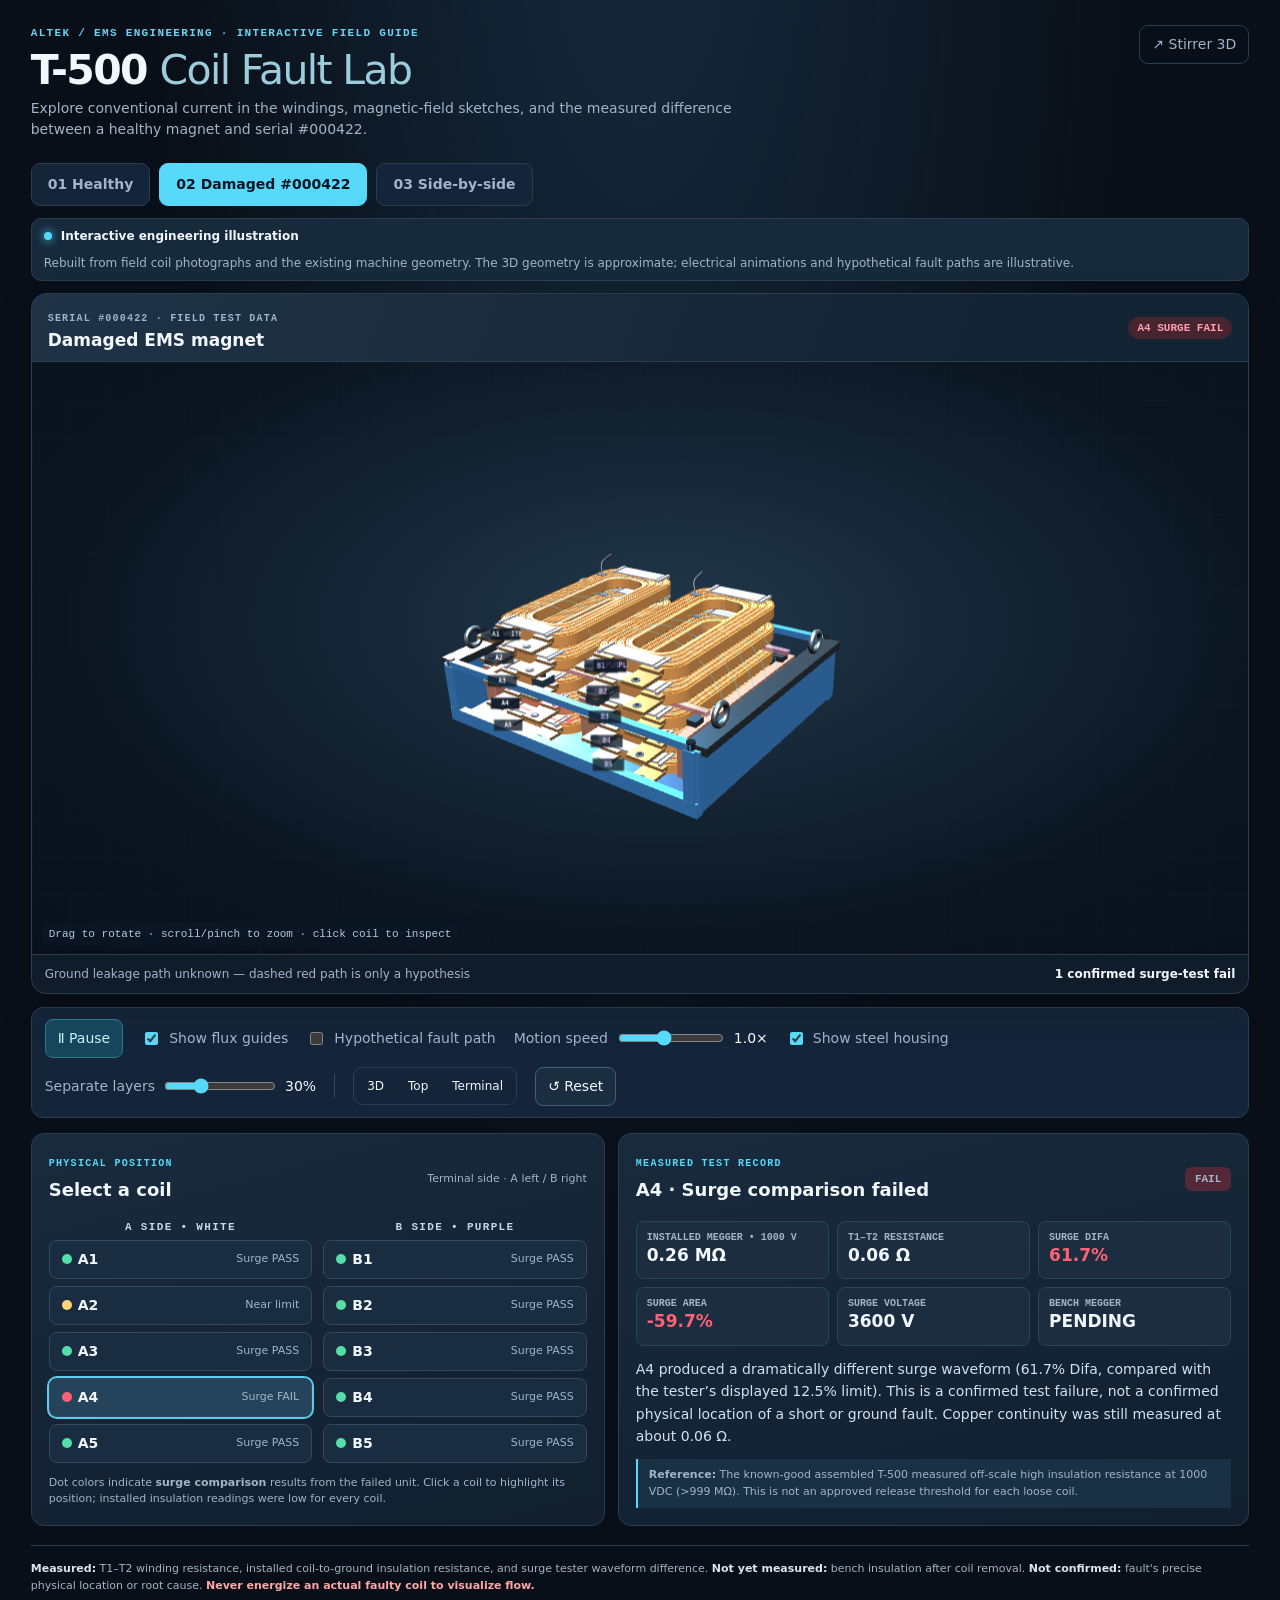
<file: magnet-flow/damaged/index.html>
<!doctype html>
<html lang="en"><head><meta charset="utf-8"><meta name="viewport" content="width=device-width,initial-scale=1,viewport-fit=cover">
<meta name="theme-color" content="#0b111b"><meta name="description" content="Explore healthy and damaged T-500 EMS magnet windings in interactive 3D with actual coil test data.">
<title>Damaged T-500 #000422 — EMS Coil Lab</title>
<link rel="stylesheet" href="/magnet-flow/style.css">
<script defer src="/3d/three.min.js"></script><script defer src="/magnet-flow/app.js"></script></head>
<body data-view="damaged"><main class="layout">
<header class="topbar"><div><div class="kicker">ALTEK / EMS ENGINEERING · INTERACTIVE FIELD GUIDE</div><h1>T-500 <em>Coil Fault Lab</em></h1><p>Explore conventional current in the windings, magnetic-field sketches, and the measured difference between a healthy magnet and serial #000422.</p></div><a class="back" href="/3d/">↗ Stirrer 3D</a></header>
<nav class="tabs"><a data-route="healthy" href="/magnet-flow/healthy/">01 Healthy</a><a data-route="damaged" href="/magnet-flow/damaged/">02 Damaged #000422</a><a data-route="compare" href="/magnet-flow/">03 Side-by-side</a></nav>
<div class="notice"><span class="light"></span><strong>Interactive engineering illustration</strong><span>Rebuilt from field coil photographs and the existing machine geometry. The 3D geometry is approximate; electrical animations and hypothetical fault paths are illustrative.</span></div>
<section id="scene-grid" class="scene-grid" aria-label="Rotatable 3D EMS magnet views"></section>
<div class="toolbar"><button id="runBtn" class="primary" type="button" aria-pressed="true">Ⅱ Pause</button><label><input id="fieldToggle" type="checkbox" checked> Show flux guides</label><label><input id="leakToggle" type="checkbox"> Hypothetical fault path</label><label>Motion speed <input id="speedRange" type="range" min="0" max="100" value="42"><output id="speedValue">1.0×</output></label><label class="utility"><input id="frameToggle" type="checkbox" checked> Show steel housing</label><label class="utility">Separate layers <input id="explodeRange" type="range" min="0" max="100" value="30"><output id="explodeValue">30%</output></label><span class="toolbar-divider"></span><span class="camera-modes"><button type="button" data-camera="iso">3D</button><button type="button" data-camera="top">Top</button><button type="button" data-camera="terminal">Terminal</button></span><button id="resetBtn" type="button">↺ Reset</button></div>
<section class="bottom"><div class="panel"><div class="panel-heading"><div><small>PHYSICAL POSITION</small><h2>Select a coil</h2></div><span>Terminal side · A left / B right</span></div><div id="coilMap" class="coil-map"></div><p class="micro">Dot colors indicate <strong>surge comparison</strong> results from the failed unit. Click a coil to highlight its position; installed insulation readings were low for every coil.</p></div>
<div class="panel"><div class="panel-heading"><div><small>MEASURED TEST RECORD</small><h2 id="detailTitle">A4 · Failed surge comparison</h2></div><span class="status" id="detailStatus">FAIL</span></div><div id="readouts" class="readouts"></div><p class="explanation" id="detailText"></p><div class="evidence"><strong>Reference:</strong> The known-good assembled T-500 measured off-scale high insulation resistance at 1000 VDC (&gt;999 MΩ). This is not an approved release threshold for each loose coil.</div></div></section>
<footer><strong>Measured:</strong> T1–T2 winding resistance, installed coil-to-ground insulation resistance, and surge tester waveform difference. <strong>Not yet measured:</strong> bench insulation after coil removal. <strong>Not confirmed:</strong> fault's precise physical location or root cause. <b>Never energize an actual faulty coil to visualize flow.</b></footer>
</main></body></html>
</file>
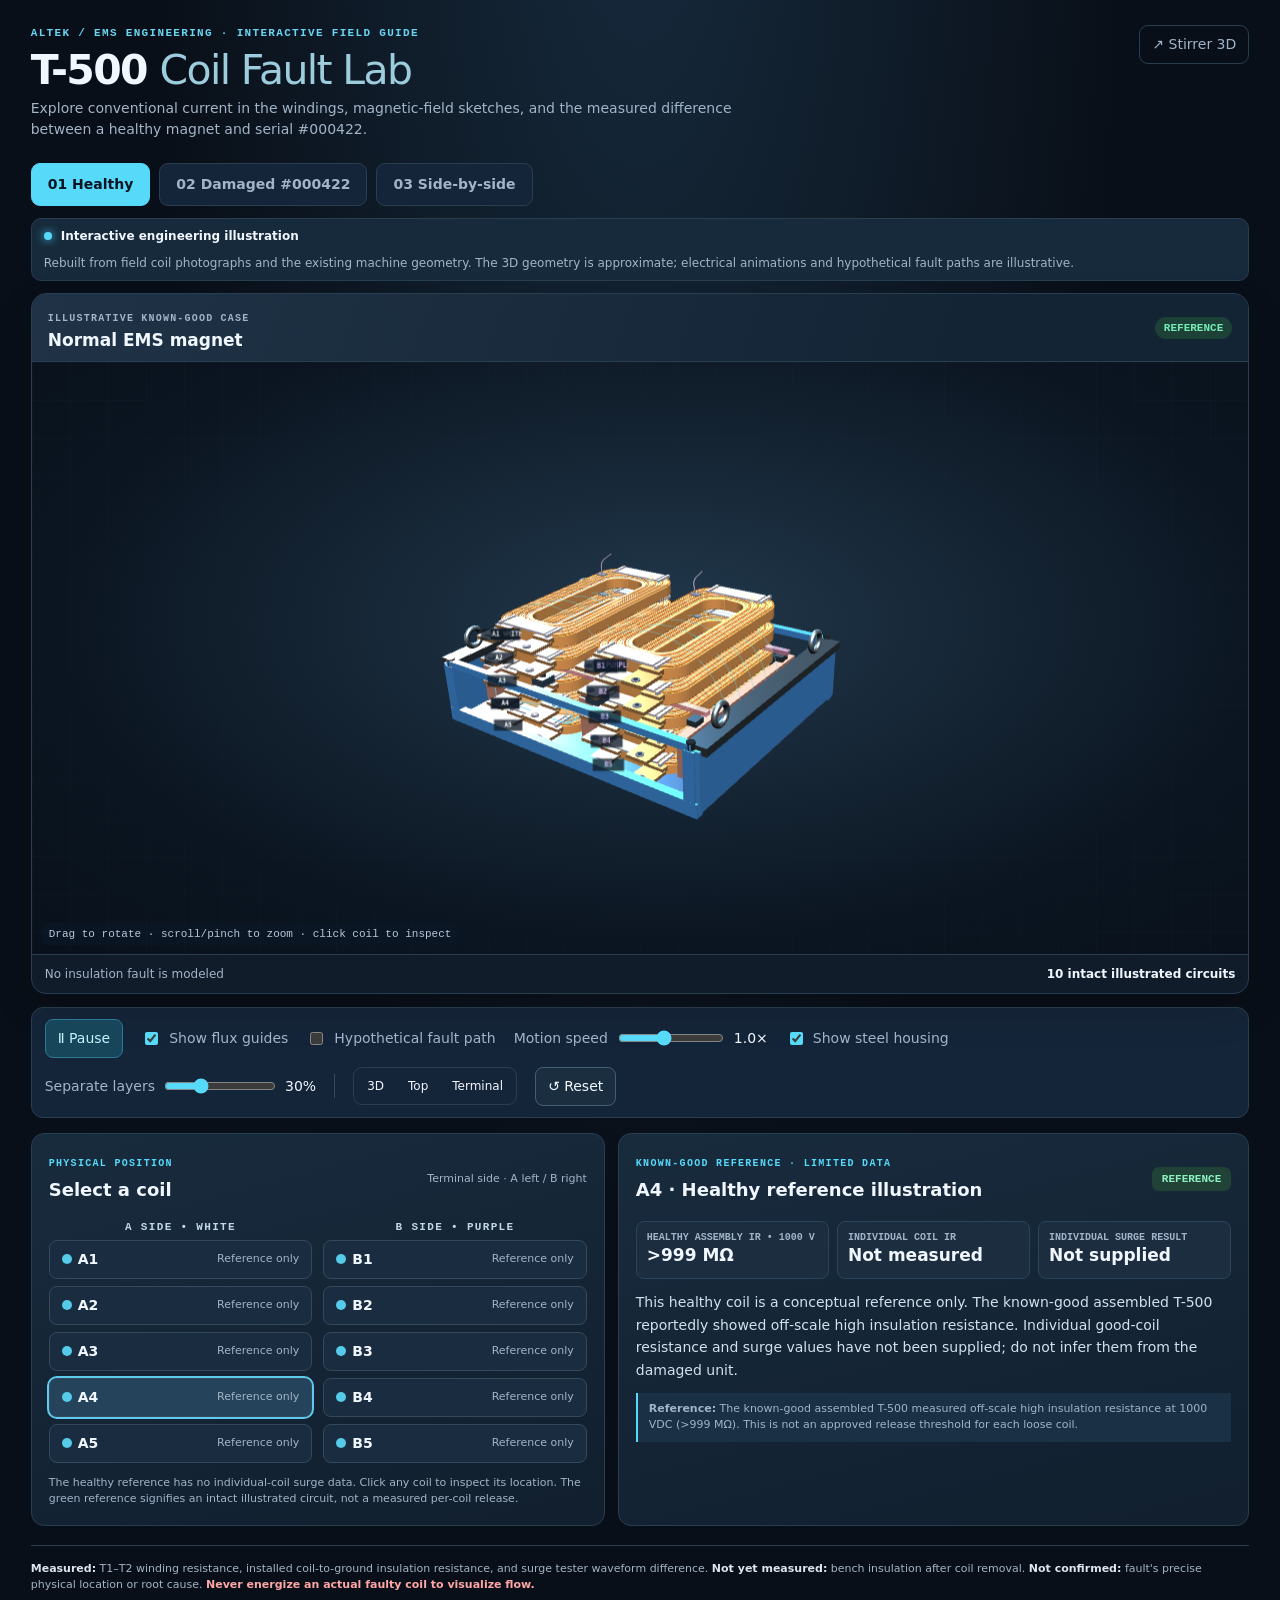
<file: magnet-flow/healthy/index.html>
<!doctype html>
<html lang="en"><head><meta charset="utf-8"><meta name="viewport" content="width=device-width,initial-scale=1,viewport-fit=cover">
<meta name="theme-color" content="#0b111b"><meta name="description" content="Explore healthy and damaged T-500 EMS magnet windings in interactive 3D with actual coil test data.">
<title>Healthy T-500 — EMS Coil Lab</title>
<link rel="stylesheet" href="/magnet-flow/style.css">
<script defer src="/3d/three.min.js"></script><script defer src="/magnet-flow/app.js"></script></head>
<body data-view="healthy"><main class="layout">
<header class="topbar"><div><div class="kicker">ALTEK / EMS ENGINEERING · INTERACTIVE FIELD GUIDE</div><h1>T-500 <em>Coil Fault Lab</em></h1><p>Explore conventional current in the windings, magnetic-field sketches, and the measured difference between a healthy magnet and serial #000422.</p></div><a class="back" href="/3d/">↗ Stirrer 3D</a></header>
<nav class="tabs"><a data-route="healthy" href="/magnet-flow/healthy/">01 Healthy</a><a data-route="damaged" href="/magnet-flow/damaged/">02 Damaged #000422</a><a data-route="compare" href="/magnet-flow/">03 Side-by-side</a></nav>
<div class="notice"><span class="light"></span><strong>Interactive engineering illustration</strong><span>Rebuilt from field coil photographs and the existing machine geometry. The 3D geometry is approximate; electrical animations and hypothetical fault paths are illustrative.</span></div>
<section id="scene-grid" class="scene-grid" aria-label="Rotatable 3D EMS magnet views"></section>
<div class="toolbar"><button id="runBtn" class="primary" type="button" aria-pressed="true">Ⅱ Pause</button><label><input id="fieldToggle" type="checkbox" checked> Show flux guides</label><label><input id="leakToggle" type="checkbox"> Hypothetical fault path</label><label>Motion speed <input id="speedRange" type="range" min="0" max="100" value="42"><output id="speedValue">1.0×</output></label><label class="utility"><input id="frameToggle" type="checkbox" checked> Show steel housing</label><label class="utility">Separate layers <input id="explodeRange" type="range" min="0" max="100" value="30"><output id="explodeValue">30%</output></label><span class="toolbar-divider"></span><span class="camera-modes"><button type="button" data-camera="iso">3D</button><button type="button" data-camera="top">Top</button><button type="button" data-camera="terminal">Terminal</button></span><button id="resetBtn" type="button">↺ Reset</button></div>
<section class="bottom"><div class="panel"><div class="panel-heading"><div><small>PHYSICAL POSITION</small><h2>Select a coil</h2></div><span>Terminal side · A left / B right</span></div><div id="coilMap" class="coil-map"></div><p class="micro">The healthy reference has no individual-coil surge data. Click any coil to inspect its location. The green reference signifies an intact illustrated circuit, not a measured per-coil release.</p></div>
<div class="panel"><div class="panel-heading"><div><small>KNOWN-GOOD REFERENCE · LIMITED DATA</small><h2 id="detailTitle">Healthy T-500 · Reference</h2></div><span class="status pass" id="detailStatus">REFERENCE</span></div><div id="readouts" class="readouts"></div><p class="explanation" id="detailText"></p><div class="evidence"><strong>Reference:</strong> The known-good assembled T-500 measured off-scale high insulation resistance at 1000 VDC (&gt;999 MΩ). This is not an approved release threshold for each loose coil.</div></div></section>
<footer><strong>Measured:</strong> T1–T2 winding resistance, installed coil-to-ground insulation resistance, and surge tester waveform difference. <strong>Not yet measured:</strong> bench insulation after coil removal. <strong>Not confirmed:</strong> fault's precise physical location or root cause. <b>Never energize an actual faulty coil to visualize flow.</b></footer>
</main></body></html>
</file>
<file: magnet-flow/style.css>
:root{--bg:#0b111b;--panel:#142131;--line:#2a3e52;--ink:#f1f7ff;--muted:#a1b4c8;--cyan:#57d9fa;--orange:#ffad60;--red:#ff6275;--green:#55dfa7;--yellow:#ffd576;color-scheme:dark}*{box-sizing:border-box}html{background:var(--bg)}body{margin:0;color:var(--ink);font:14px/1.5 system-ui,-apple-system,Segoe UI,sans-serif;background:radial-gradient(ellipse at 50% -20%,#1b3552 0%,transparent 60%),var(--bg)}.layout{max-width:1620px;margin:auto;padding:25px clamp(14px,2.4vw,36px) 40px}.topbar{display:flex;gap:25px;align-items:flex-start;justify-content:space-between}.kicker{font:700 11px/1.5 ui-monospace,Consolas,monospace;letter-spacing:.12em;color:var(--cyan)}h1{font-size:clamp(28px,3.2vw,46px);line-height:1;margin:8px 0;letter-spacing:-.04em}h1 em{font-style:normal;font-weight:400;color:#9dcddd}.topbar p{max-width:760px;color:var(--muted);margin:0}.back{color:var(--muted);border:1px solid var(--line);border-radius:9px;white-space:nowrap;padding:8px 12px;text-decoration:none}.back:hover{color:white;border-color:var(--cyan)}.tabs{display:flex;gap:9px;flex-wrap:wrap;margin:23px 0 12px}.tabs a{color:var(--muted);background:#152539;border:1px solid var(--line);border-radius:9px;text-decoration:none;padding:10px 16px;font-weight:700}.tabs a[aria-current=page]{background:var(--cyan);border-color:var(--cyan);color:#091522}.tabs a:hover:not([aria-current=page]){border-color:var(--cyan);color:#fff}.notice{display:flex;align-items:center;gap:9px;flex-wrap:wrap;border:1px solid var(--line);background:#172a3b;border-radius:10px;padding:8px 12px;margin-bottom:12px;color:var(--muted);font-size:12px}.notice strong{color:var(--ink)}.light{width:8px;height:8px;background:var(--cyan);border-radius:100%;box-shadow:0 0 10px #45d8ff;flex:none}
.scene-grid{display:grid;grid-template-columns:repeat(2,minmax(0,1fr));gap:13px}.scene-grid.solo{grid-template-columns:1fr}.viewport{min-width:0;border:1px solid var(--line);border-radius:15px;overflow:hidden;background:#111c2b}.viewport-header{display:flex;align-items:center;justify-content:space-between;gap:12px;padding:12px 16px;background:#18283b}.viewport-header small{font:700 10px ui-monospace,monospace;letter-spacing:.11em;color:var(--muted)}.viewport-header h2{font-size:17px;line-height:1;margin:5px 0 0}.viewport-tag{font:800 11px ui-monospace,monospace;border-radius:20px;padding:5px 9px;background:#1d4037;color:#73ecb5}.viewport-tag.damaged{background:#462530;color:#ff9ead}.model-stage{position:relative;aspect-ratio:1.45;min-height:275px;background:radial-gradient(circle at 50% 45%,#1d3145,#07111e 70%);border-top:1px solid var(--line);border-bottom:1px solid var(--line);overflow:hidden}.scene-grid.solo .model-stage{aspect-ratio:2.05;min-height:440px}.model-stage canvas{width:100%;height:100%;display:block;touch-action:none;cursor:grab}.model-stage canvas:active{cursor:grabbing}.stage-hint{position:absolute;bottom:9px;left:10px;color:#b5c8d9;background:#0c1827bb;font:11px ui-monospace,monospace;padding:5px 7px;border-radius:5px;pointer-events:none}.no-webgl{padding:30px;color:var(--yellow)}.viewport-footer{padding:10px 13px;display:flex;justify-content:space-between;gap:10px;color:var(--muted);font-size:12px}.viewport-footer b{color:var(--ink)}
.toolbar{display:flex;align-items:center;gap:9px 18px;flex-wrap:wrap;background:#152539;border:1px solid var(--line);border-radius:12px;padding:11px 13px;margin:13px 0 15px}button{border:1px solid #435e75;border-radius:8px;background:#1b2e40;color:var(--ink);padding:8px 12px;font:inherit;cursor:pointer}button:hover{border-color:var(--cyan)}button.primary{color:#c3f2ff;background:#17465a;border-color:#2b7993}.toolbar label{display:flex;gap:8px;align-items:center;color:var(--muted);cursor:pointer}input[type=checkbox],input[type=range]{accent-color:var(--cyan)}input[type=range]{width:106px}.toolbar output{color:var(--ink);min-width:31px}
.bottom{display:grid;grid-template-columns:1fr 1.1fr;gap:13px}.panel{background:#142131;border:1px solid var(--line);border-radius:13px;padding:17px}.panel-heading{display:flex;gap:15px;align-items:center;justify-content:space-between;flex-wrap:wrap;margin-bottom:14px}.panel-heading small{font:700 10px ui-monospace,monospace;color:var(--cyan);letter-spacing:.13em}.panel-heading h2{margin:4px 0;font-size:18px}.panel-heading>span{font-size:11px;color:var(--muted)}.coil-map{display:grid;grid-template-columns:repeat(2,minmax(0,1fr));gap:7px 11px;max-width:580px}.column-head{text-align:center;color:#c3d8e7;font:700 11px ui-monospace,monospace;letter-spacing:.07em}.coil-btn{width:100%;display:flex;justify-content:space-between;align-items:center;text-align:left;gap:8px;background:#1a2d40;border:1px solid #34495c;min-width:0}.coil-btn small{font-size:11px;color:var(--muted)}.coil-btn.selected{outline:2px solid var(--cyan);background:#25445b}.coil-btn .mark{display:inline-block;width:10px;height:10px;border-radius:50%;margin-right:6px;background:var(--green)}.coil-btn .mark.watch{background:var(--yellow)}.coil-btn .mark.fail{background:var(--red)}.micro{color:var(--muted);font-size:11px;margin:12px 0 0}.status{font:800 11px ui-monospace,monospace;background:#532837;color:#ff9aab;border-radius:7px;padding:6px 10px}.status.pass{background:#214237;color:#8bf1bf}.status.watch{background:#43371f;color:#ffe19a}.readouts{display:grid;grid-template-columns:repeat(3,minmax(0,1fr));gap:8px}.readout{background:#1c2d3f;border:1px solid #29455d;padding:10px;border-radius:8px;min-width:0}.readout small{display:block;color:var(--muted);font:700 10px ui-monospace,monospace}.readout strong{display:block;font-size:17px;white-space:nowrap;font-variant-numeric:tabular-nums}.readout strong.fail{color:var(--red)}.readout strong.watch{color:var(--yellow)}.explanation{color:#d2e1ed;margin:12px 0;line-height:1.6}.evidence{padding:8px 11px;border-left:2px solid var(--cyan);color:var(--muted);background:#1a3045;font-size:11px}footer{border-top:1px solid var(--line);margin-top:19px;padding-top:15px;color:var(--muted);font-size:11px}footer strong{color:#dce6f0}footer b{color:#ffa6a6}
@media(max-width:940px){.scene-grid{grid-template-columns:1fr}.bottom{grid-template-columns:1fr}.model-stage,.scene-grid.solo .model-stage{aspect-ratio:1.7;min-height:320px}}@media(max-width:580px){.layout{padding-top:14px}.topbar{flex-direction:column;gap:10px}.tabs a{flex:1 1 140px;text-align:center;padding:9px 8px;font-size:12px}.model-stage,.scene-grid.solo .model-stage{aspect-ratio:1;min-height:320px}.readouts{grid-template-columns:repeat(2,minmax(0,1fr))}.readout strong{font-size:15px}.viewport-header{padding:11px}.toolbar{gap:11px}}
@media(prefers-reduced-motion:reduce){*{scroll-behavior:auto!important}}
/* Revision 1 — steel-and-copper diagnostic appearance */
body{background:radial-gradient(ellipse at 50% -10%,#162a3c 0%,transparent 54%),#090f18}
.topbar .kicker{color:#69d5f3}
.viewport{box-shadow:0 16px 38px #00000028}
.viewport-header{background:linear-gradient(110deg,#203346,#132435 77%)}
.model-stage{background:radial-gradient(ellipse at 52% 44%,#21384b 0%,#0b1521 68%,#08111b 100%)}
.model-stage:after{content:"";position:absolute;inset:0;pointer-events:none;background:linear-gradient(90deg,#ffffff05 1px,transparent 1px),linear-gradient(#ffffff05 1px,transparent 1px);background-size:38px 38px;mask-image:radial-gradient(ellipse,transparent 25%,#000 110%);}
.viewport-header small,.column-head{letter-spacing:.12em}
.panel{background:linear-gradient(165deg,#182b3d,#111f2e)}
.coil-btn{transition:background .16s ease,border-color .16s ease}
.coil-btn:hover{border-color:#6c9ab2;background:#244058}
.coil-btn.selected{outline:2px solid #5ccbed}
.coil-btn .mark.reference{background:#55cbe9}
.toolbar-divider{width:1px;height:24px;background:#334b60}
.camera-modes{display:inline-flex;align-items:center;gap:4px;border:1px solid var(--line);border-radius:9px;padding:3px}
.camera-modes button{border:0;background:transparent;padding:6px 10px;font-size:12px}
.camera-modes button:hover{background:#28516b}
.toolbar label.utility{gap:7px}
.toolbar output{white-space:nowrap;font-variant-numeric:tabular-nums}
#explodeRange{width:112px}
@media(max-width:700px){.toolbar-divider{display:none}.camera-modes{width:100%;justify-content:center}.camera-modes button{flex:1}.toolbar label.utility{flex:1 1 190px}}
</file>
